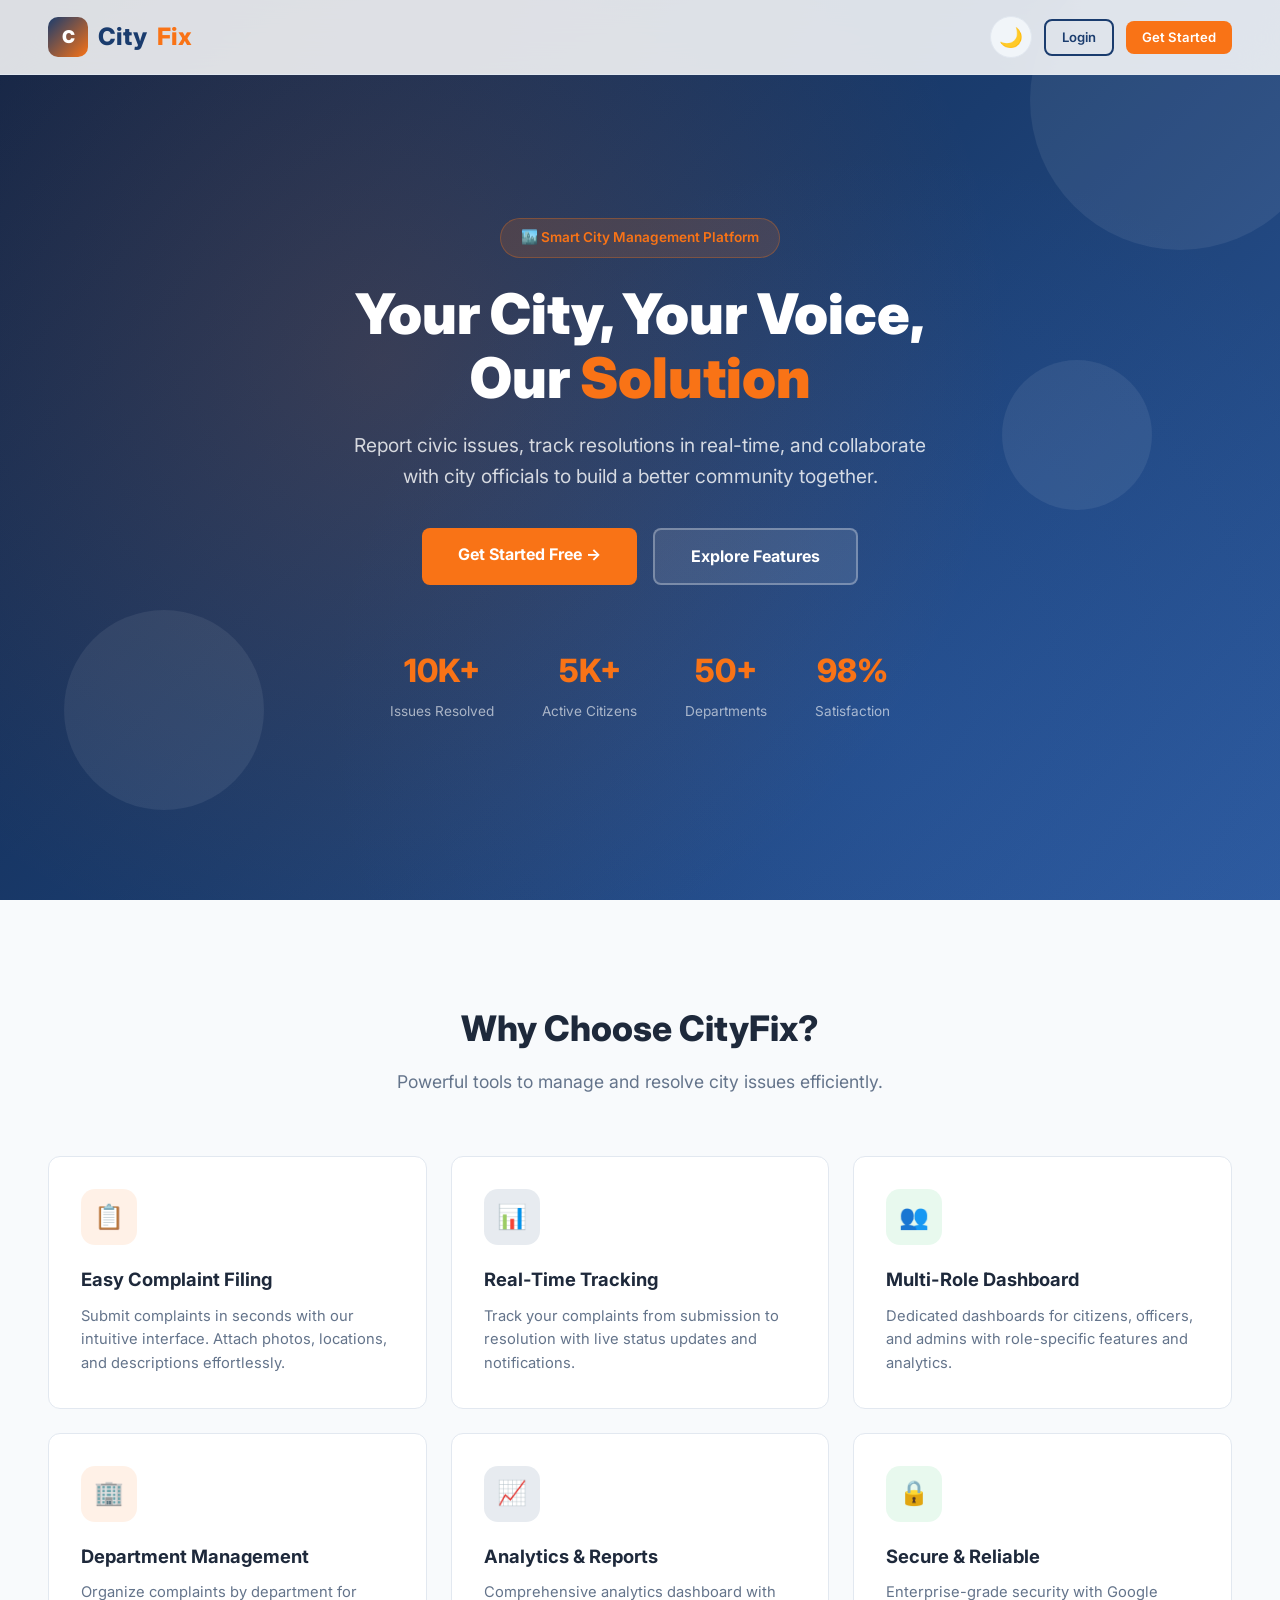
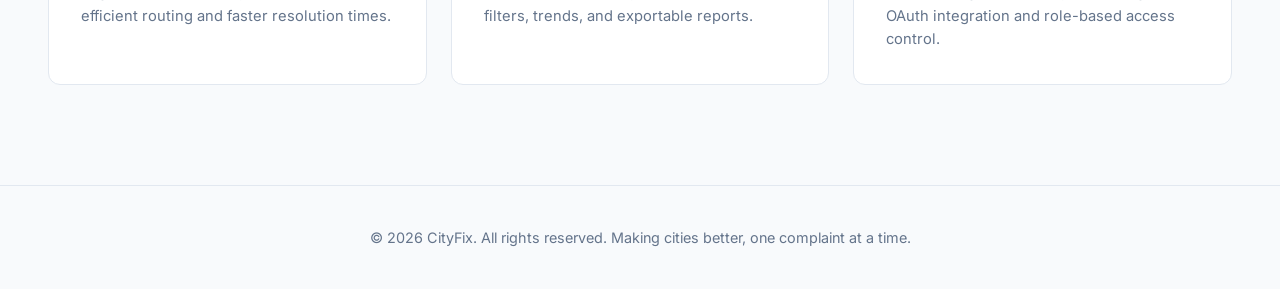
<file: index.html>
<!DOCTYPE html>
<html lang="en" data-theme="light">
<head>
  <meta charset="UTF-8">
  <meta name="viewport" content="width=device-width, initial-scale=1.0">
  <meta name="description" content="CityFix - Smart City Complaint Management System. Report issues, track progress, and help build a better city.">
  <title>CityFix - Smart City Complaint Management</title>
  <link rel="stylesheet" href="css/styles.css">
  <script src="js/theme.js"></script>
</head>
<body>
  <!-- Navigation -->
  <nav class="landing-nav" id="landing-nav">
    <a href="index.html" class="nav-logo">
      <div class="logo-box">C</div>
      City<span class="accent">Fix</span>
    </a>
    <div class="nav-actions">
      <button class="theme-toggle" onclick="toggleTheme()" title="Toggle theme">
        <span id="theme-icon">🌙</span>
      </button>
      <a href="auth.html" class="btn btn-outline btn-sm">Login</a>
      <a href="auth.html" class="btn btn-primary btn-sm">Get Started</a>
    </div>
  </nav>

  <!-- Hero Section -->
  <section class="hero" id="hero">
    <div class="floating-shapes">
      <div class="shape"></div>
      <div class="shape"></div>
      <div class="shape"></div>
    </div>
    <div class="hero-content">
      <div class="hero-badge">🏙️ Smart City Management Platform</div>
      <h1>Your City, Your Voice,<br>Our <span class="highlight">Solution</span></h1>
      <p>Report civic issues, track resolutions in real-time, and collaborate with city officials to build a better community together.</p>
      <div class="hero-actions">
        <a href="auth.html" class="hero-btn hero-btn-primary">Get Started Free →</a>
        <a href="#features" class="hero-btn hero-btn-secondary">Explore Features</a>
      </div>
      <div class="hero-stats">
        <div class="hero-stat">
          <div class="hero-stat-num">10K+</div>
          <div class="hero-stat-label">Issues Resolved</div>
        </div>
        <div class="hero-stat">
          <div class="hero-stat-num">5K+</div>
          <div class="hero-stat-label">Active Citizens</div>
        </div>
        <div class="hero-stat">
          <div class="hero-stat-num">50+</div>
          <div class="hero-stat-label">Departments</div>
        </div>
        <div class="hero-stat">
          <div class="hero-stat-num">98%</div>
          <div class="hero-stat-label">Satisfaction</div>
        </div>
      </div>
    </div>
  </section>

  <!-- Features Section -->
  <section class="features-section" id="features">
    <div class="section-header">
      <h2>Why Choose CityFix?</h2>
      <p>Powerful tools to manage and resolve city issues efficiently.</p>
    </div>
    <div class="features-grid">
      <div class="feature-card">
        <div class="feature-icon orange">📋</div>
        <h3>Easy Complaint Filing</h3>
        <p>Submit complaints in seconds with our intuitive interface. Attach photos, locations, and descriptions effortlessly.</p>
      </div>
      <div class="feature-card">
        <div class="feature-icon blue">📊</div>
        <h3>Real-Time Tracking</h3>
        <p>Track your complaints from submission to resolution with live status updates and notifications.</p>
      </div>
      <div class="feature-card">
        <div class="feature-icon green">👥</div>
        <h3>Multi-Role Dashboard</h3>
        <p>Dedicated dashboards for citizens, officers, and admins with role-specific features and analytics.</p>
      </div>
      <div class="feature-card">
        <div class="feature-icon orange">🏢</div>
        <h3>Department Management</h3>
        <p>Organize complaints by department for efficient routing and faster resolution times.</p>
      </div>
      <div class="feature-card">
        <div class="feature-icon blue">📈</div>
        <h3>Analytics & Reports</h3>
        <p>Comprehensive analytics dashboard with filters, trends, and exportable reports.</p>
      </div>
      <div class="feature-card">
        <div class="feature-icon green">🔒</div>
        <h3>Secure & Reliable</h3>
        <p>Enterprise-grade security with Google OAuth integration and role-based access control.</p>
      </div>
    </div>
  </section>

  <!-- Footer -->
  <footer class="landing-footer">
    <p>© 2026 CityFix. All rights reserved. Making cities better, one complaint at a time.</p>
  </footer>
</body>
</html>
</file>
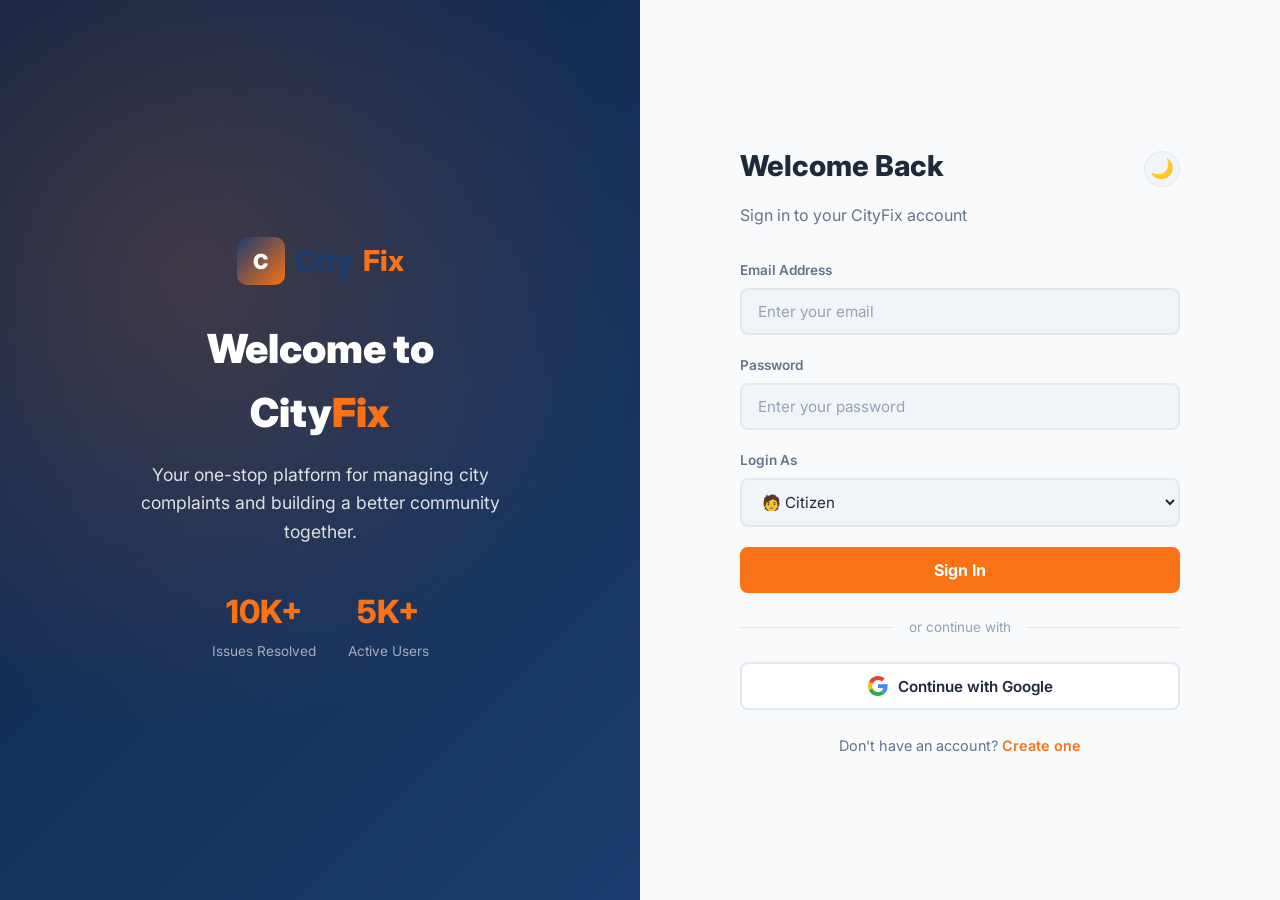
<file: auth.html>
<!DOCTYPE html>
<html lang="en" data-theme="light">
<head>
  <meta charset="UTF-8">
  <meta name="viewport" content="width=device-width, initial-scale=1.0">
  <meta name="description" content="Login or Register to CityFix - Smart City Complaint Management System">
  <title>CityFix - Login / Register</title>
  <link rel="stylesheet" href="css/styles.css">
  <script src="js/theme.js"></script>
</head>
<body>
  <div class="auth-container">
    <!-- Left Panel -->
    <div class="auth-left">
      <div class="auth-left-content">
        <a href="index.html" class="nav-logo" style="justify-content:center;margin-bottom:32px;font-size:1.8rem;">
          <div class="logo-box" style="width:48px;height:48px;font-size:1.3rem;">C</div>
          City<span class="accent">Fix</span>
        </a>
        <h1>Welcome to<br>City<span class="highlight">Fix</span></h1>
        <p>Your one-stop platform for managing city complaints and building a better community together.</p>
        <div class="hero-stats" style="margin-top:40px;gap:32px;">
          <div class="hero-stat"><div class="hero-stat-num">10K+</div><div class="hero-stat-label">Issues Resolved</div></div>
          <div class="hero-stat"><div class="hero-stat-num">5K+</div><div class="hero-stat-label">Active Users</div></div>
        </div>
      </div>
    </div>

    <!-- Right Panel -->
    <div class="auth-right">
      <div class="auth-form-box">
        <div style="display:flex;justify-content:space-between;align-items:center;margin-bottom:8px;">
          <h2 id="form-title">Welcome Back</h2>
          <button class="theme-toggle" onclick="toggleTheme()" style="width:36px;height:36px;">
            <span id="theme-icon">🌙</span>
          </button>
        </div>
        <p class="subtitle" id="form-subtitle">Sign in to your CityFix account</p>

        <!-- Login Form -->
        <form id="login-form">
          <div class="form-group">
            <label for="login-email">Email Address</label>
            <input type="email" id="login-email" placeholder="Enter your email" required>
          </div>
          <div class="form-group">
            <label for="login-password">Password</label>
            <input type="password" id="login-password" placeholder="Enter your password" required>
          </div>
          <div class="form-group">
            <label for="role-select">Login As</label>
            <select id="role-select" required>
              <option value="citizen">🧑 Citizen</option>
              <option value="admin">🔑 Admin</option>
              <option value="officer">👮 Officer</option>
            </select>
          </div>
          <button type="submit" class="auth-submit">Sign In</button>
          <div class="divider">or continue with</div>
          <button type="button" class="google-btn">
            <svg width="20" height="20" viewBox="0 0 48 48"><path fill="#EA4335" d="M24 9.5c3.54 0 6.71 1.22 9.21 3.6l6.85-6.85C35.9 2.38 30.47 0 24 0 14.62 0 6.51 5.38 2.56 13.22l7.98 6.19C12.43 13.72 17.74 9.5 24 9.5z"/><path fill="#4285F4" d="M46.98 24.55c0-1.57-.15-3.09-.38-4.55H24v9.02h12.94c-.58 2.96-2.26 5.48-4.78 7.18l7.73 6c4.51-4.18 7.09-10.36 7.09-17.65z"/><path fill="#FBBC05" d="M10.53 28.59c-.48-1.45-.76-2.99-.76-4.59s.27-3.14.76-4.59l-7.98-6.19C.92 16.46 0 20.12 0 24c0 3.88.92 7.54 2.56 10.78l7.97-6.19z"/><path fill="#34A853" d="M24 48c6.48 0 11.93-2.13 15.89-5.81l-7.73-6c-2.15 1.45-4.92 2.3-8.16 2.3-6.26 0-11.57-4.22-13.47-9.91l-7.98 6.19C6.51 42.62 14.62 48 24 48z"/></svg>
            Continue with Google
          </button>
          <div class="auth-switch">
            Don't have an account? <a href="#" id="show-register">Create one</a>
          </div>
        </form>

        <!-- Register Form -->
        <form id="register-form" class="hidden">
          <div class="form-group">
            <label for="reg-name">Full Name</label>
            <input type="text" id="reg-name" placeholder="Enter your full name" required>
          </div>
          <div class="form-group">
            <label for="reg-email">Email Address</label>
            <input type="email" id="reg-email" placeholder="Enter your email" required>
          </div>
          <div class="form-group">
            <label for="reg-phone">Phone Number</label>
            <input type="tel" id="reg-phone" placeholder="Enter your phone number" required>
          </div>
          <div class="form-group">
            <label for="reg-password">Password</label>
            <input type="password" id="reg-password" placeholder="Create a password" required>
          </div>
          <div class="form-group">
            <label for="reg-role-select">Register As</label>
            <select id="reg-role-select" required>
              <option value="citizen">🧑 Citizen</option>
              <option value="officer">👮 Officer</option>
            </select>
          </div>
          <button type="submit" class="auth-submit">Create Account</button>
          <div class="divider">or continue with</div>
          <button type="button" class="google-btn">
            <svg width="20" height="20" viewBox="0 0 48 48"><path fill="#EA4335" d="M24 9.5c3.54 0 6.71 1.22 9.21 3.6l6.85-6.85C35.9 2.38 30.47 0 24 0 14.62 0 6.51 5.38 2.56 13.22l7.98 6.19C12.43 13.72 17.74 9.5 24 9.5z"/><path fill="#4285F4" d="M46.98 24.55c0-1.57-.15-3.09-.38-4.55H24v9.02h12.94c-.58 2.96-2.26 5.48-4.78 7.18l7.73 6c4.51-4.18 7.09-10.36 7.09-17.65z"/><path fill="#FBBC05" d="M10.53 28.59c-.48-1.45-.76-2.99-.76-4.59s.27-3.14.76-4.59l-7.98-6.19C.92 16.46 0 20.12 0 24c0 3.88.92 7.54 2.56 10.78l7.97-6.19z"/><path fill="#34A853" d="M24 48c6.48 0 11.93-2.13 15.89-5.81l-7.73-6c-2.15 1.45-4.92 2.3-8.16 2.3-6.26 0-11.57-4.22-13.47-9.91l-7.98 6.19C6.51 42.62 14.62 48 24 48z"/></svg>
            Continue with Google
          </button>
          <div class="auth-switch">
            Already have an account? <a href="#" id="show-login">Sign in</a>
          </div>
        </form>
      </div>
    </div>
  </div>
  <script src="js/auth.js"></script>
</body>
</html>
</file>
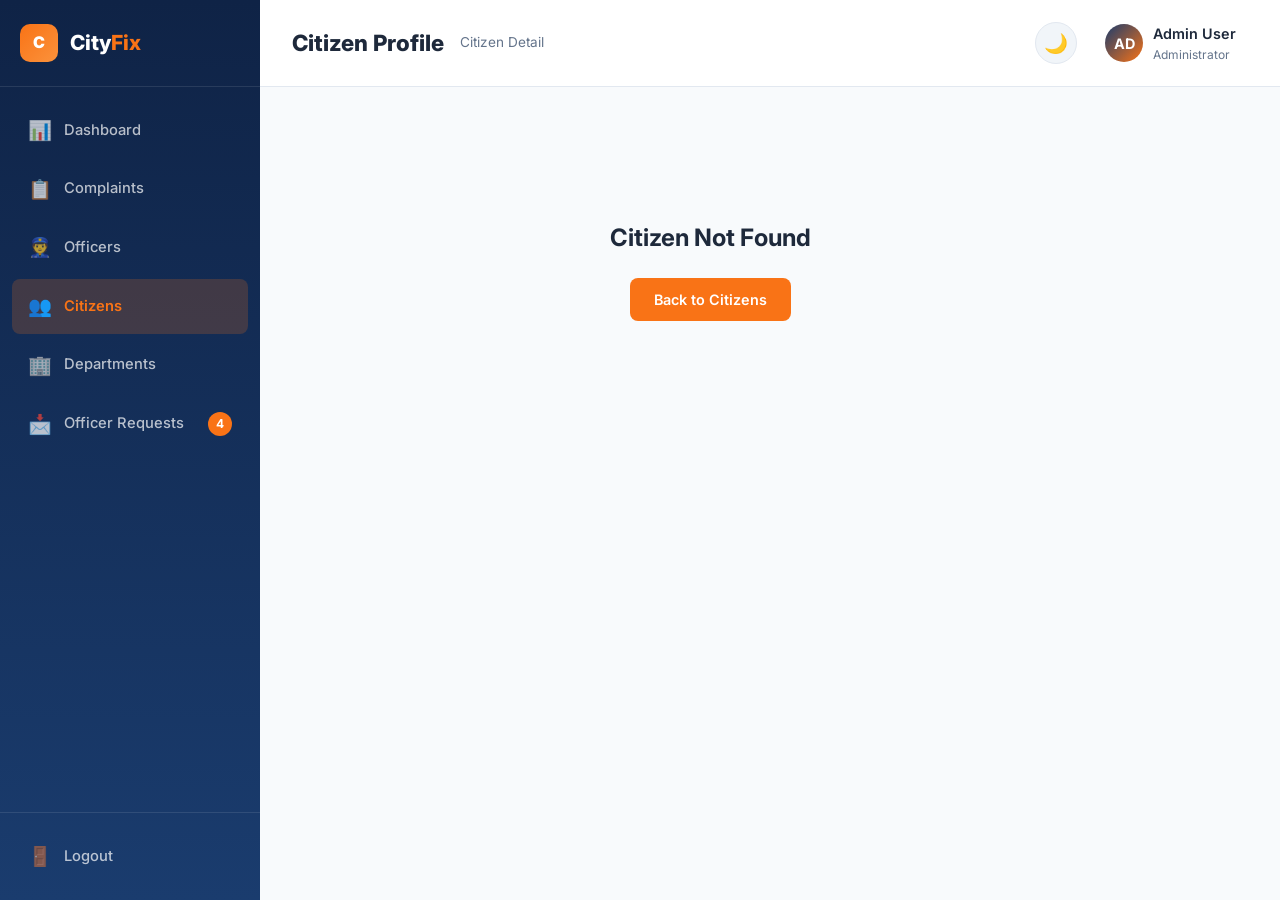
<file: admin/citizen-detail.html>
<!DOCTYPE html>
<html lang="en" data-theme="light">
<head>
  <meta charset="UTF-8">
  <meta name="viewport" content="width=device-width, initial-scale=1.0">
  <title>CityFix Admin - Citizen Detail</title>
  <link rel="stylesheet" href="../css/styles.css">
  <script src="../js/theme.js"></script>
  <style>
    .detail-page { max-width: 900px; }
    .profile-hero {
      background: var(--card); border: 1px solid var(--card-border);
      border-radius: var(--radius); padding: 40px; margin-bottom: 28px;
      display: flex; gap: 32px; align-items: center; position: relative;
    }
    .profile-hero::before {
      content: ''; position: absolute; top: 0; left: 0; right: 0; height: 4px;
      background: linear-gradient(90deg, var(--primary), var(--accent)); border-radius: 4px 4px 0 0;
    }
    .profile-avatar {
      width: 100px; height: 100px; border-radius: 50%;
      background: linear-gradient(135deg, var(--primary), var(--accent));
      display: flex; align-items: center; justify-content: center;
      color: white; font-size: 2.5rem; font-weight: 800; flex-shrink: 0;
    }
    .profile-info h2 { font-size: 1.8rem; font-weight: 800; margin-bottom: 6px; }
    .profile-info .subtitle { font-size: 1rem; color: var(--text-secondary); margin-bottom: 12px; }
    .detail-grid { display: grid; grid-template-columns: 1fr 1fr; gap: 24px; }
    .info-card { background: var(--card); border: 1px solid var(--card-border); border-radius: var(--radius); padding: 24px; }
    .info-card h4 { font-size: 0.85rem; font-weight: 700; color: var(--text-secondary); text-transform: uppercase; letter-spacing: 1px; margin-bottom: 20px; border-bottom: 1px solid var(--card-border); padding-bottom: 12px; }
    .info-row { display: flex; justify-content: space-between; padding: 12px 0; border-bottom: 1px solid var(--card-border); }
    .info-row:last-child { border-bottom: none; }
    .info-label { font-size: 0.9rem; color: var(--text-secondary); }
    .info-value { font-size: 0.95rem; font-weight: 600; }
    .complaints-table-container { margin-top: 24px; background: var(--card); border: 1px solid var(--card-border); border-radius: var(--radius); overflow: hidden; }
    .complaints-table-header { padding: 16px 24px; background: var(--input-bg); border-bottom: 1px solid var(--card-border); font-weight: 700; }
  </style>
</head>
<body>
  <div class="admin-layout">
    <aside class="sidebar">
      <div class="sidebar-header"><div class="sidebar-logo">C</div><div class="sidebar-brand">City<span>Fix</span></div></div>
      <nav class="sidebar-nav">
        <a href="dashboard.html" class="sidebar-link"><span class="icon">📊</span> Dashboard</a>
        <a href="complaints.html" class="sidebar-link"><span class="icon">📋</span> Complaints</a>
        <a href="officers.html" class="sidebar-link"><span class="icon">👮</span> Officers</a>
        <a href="citizens.html" class="sidebar-link active"><span class="icon">👥</span> Citizens</a>
        <a href="departments.html" class="sidebar-link"><span class="icon">🏢</span> Departments</a>
        <a href="officer-requests.html" class="sidebar-link"><span class="icon">📩</span> Officer Requests <span class="badge">4</span></a>
      </nav>
      <div class="sidebar-footer"><a href="../auth.html" class="sidebar-link"><span class="icon">🚪</span> Logout</a></div>
    </aside>
    <div class="main-content">
      <header class="topbar">
        <div class="topbar-left"><h1>Citizen Profile</h1><span class="breadcrumb" id="breadcrumb">Citizen Detail</span></div>
        <div class="topbar-right">
          <button class="theme-toggle" onclick="toggleTheme()"><span id="theme-icon">🌙</span></button>
          <div class="admin-profile" id="admin-profile" onclick="document.getElementById('profile-dropdown').classList.toggle('show')">
            <div class="admin-avatar">AD</div>
            <div class="admin-info"><div class="name">Admin User</div><div class="role">Administrator</div></div>
            <div class="profile-dropdown" id="profile-dropdown"><a href="#">👤 My Profile</a><a href="../auth.html">🚪 Logout</a></div>
          </div>
        </div>
      </header>
      <div class="page-content detail-page" id="page-content">
        <!-- JS Populated -->
      </div>
    </div>
  </div>
  <script src="../js/demo-data.js"></script>
  <script>
    const params = new URLSearchParams(window.location.search);
    const id = params.get('id');
    const citizen = DEMO_CITIZENS.find(c => c.id === id);

    if (!citizen) {
      document.getElementById('page-content').innerHTML = `<div style="text-align:center;padding:100px;"><h2>Citizen Not Found</h2><a href="citizens.html" class="btn btn-primary" style="margin-top:20px;">Back to Citizens</a></div>`;
    } else {
      document.getElementById('breadcrumb').textContent = citizen.name + ' - ' + citizen.id;
      const initials = citizen.name.split(' ').map(n=>n[0]).join('');
      const citizenComplaints = DEMO_COMPLAINTS.filter(c => c.citizenId === id || c.citizen === citizen.name);
      
      document.getElementById('page-content').innerHTML = `
        <button class="btn btn-outline btn-sm" onclick="window.location.href='citizens.html'" style="margin-bottom:20px;">← Back to Citizens</button>
        <div class="profile-hero">
          <div class="profile-avatar">${initials}</div>
          <div class="profile-info">
            <h2>${citizen.name}</h2>
            <div class="subtitle">Citizen since ${citizen.joinDate}</div>
            <div style="display:flex;gap:12px;margin-top:16px;">
              <span class="badge green" style="padding:6px 12px;font-size:0.85rem;">Active Member</span>
              <span class="badge blue" style="padding:6px 12px;font-size:0.85rem;">${citizenComplaints.length} Complaints Filed</span>
            </div>
          </div>
        </div>
        <div class="detail-grid">
          <div class="info-card">
            <h4>📞 Contact Information</h4>
            <div class="info-row"><span class="info-label">Email</span><span class="info-value">${citizen.email}</span></div>
            <div class="info-row"><span class="info-label">Phone</span><span class="info-value">${citizen.phone}</span></div>
            <div class="info-row"><span class="info-label">Address</span><span class="info-value">123 City Center, Sector 4</span></div>
          </div>
          <div class="info-card">
            <h4>🆔 Account Details</h4>
            <div class="info-row"><span class="info-label">Citizen ID</span><span class="info-value">${citizen.id}</span></div>
            <div class="info-row"><span class="info-label">Join Date</span><span class="info-value">${citizen.joinDate}</span></div>
            <div class="info-row"><span class="info-label">Last Login</span><span class="info-value">Today at 10:45 AM</span></div>
          </div>
        </div>
        <div class="complaints-table-container">
          <div class="complaints-table-header">Recent Complaints by ${citizen.name}</div>
          <div class="section-card-body">
            <table class="data-table">
              <thead><tr><th>ID</th><th>Title</th><th>Status</th><th>Date</th></tr></thead>
              <tbody>
                ${citizenComplaints.map(c => `
                  <tr onclick="window.location.href='complaint-detail.html?id=${c.id}'">
                    <td><strong>${c.id}</strong></td><td>${c.title}</td>
                    <td><span class="status-badge ${c.status.toLowerCase().replace(' ','-')}">${c.status}</span></td>
                    <td>${c.date}</td>
                  </tr>
                `).join('') || '<tr><td colspan="4" style="text-align:center;padding:20px;">No complaints found</td></tr>'}
              </tbody>
            </table>
          </div>
        </div>
        <div style="margin-top:32px;display:flex;justify-content:flex-end;gap:16px;">
          <button class="btn btn-danger" onclick="if(confirm('Restrict this user account?')) alert('Account restricted.')">Restrict Account</button>
          <button class="btn btn-outline" onclick="if(confirm('Delete citizen data?')) { window.location.href='citizens.html'; }">Delete Account</button>
        </div>
      `;
    }
  </script>
</body>
</html>
</file>
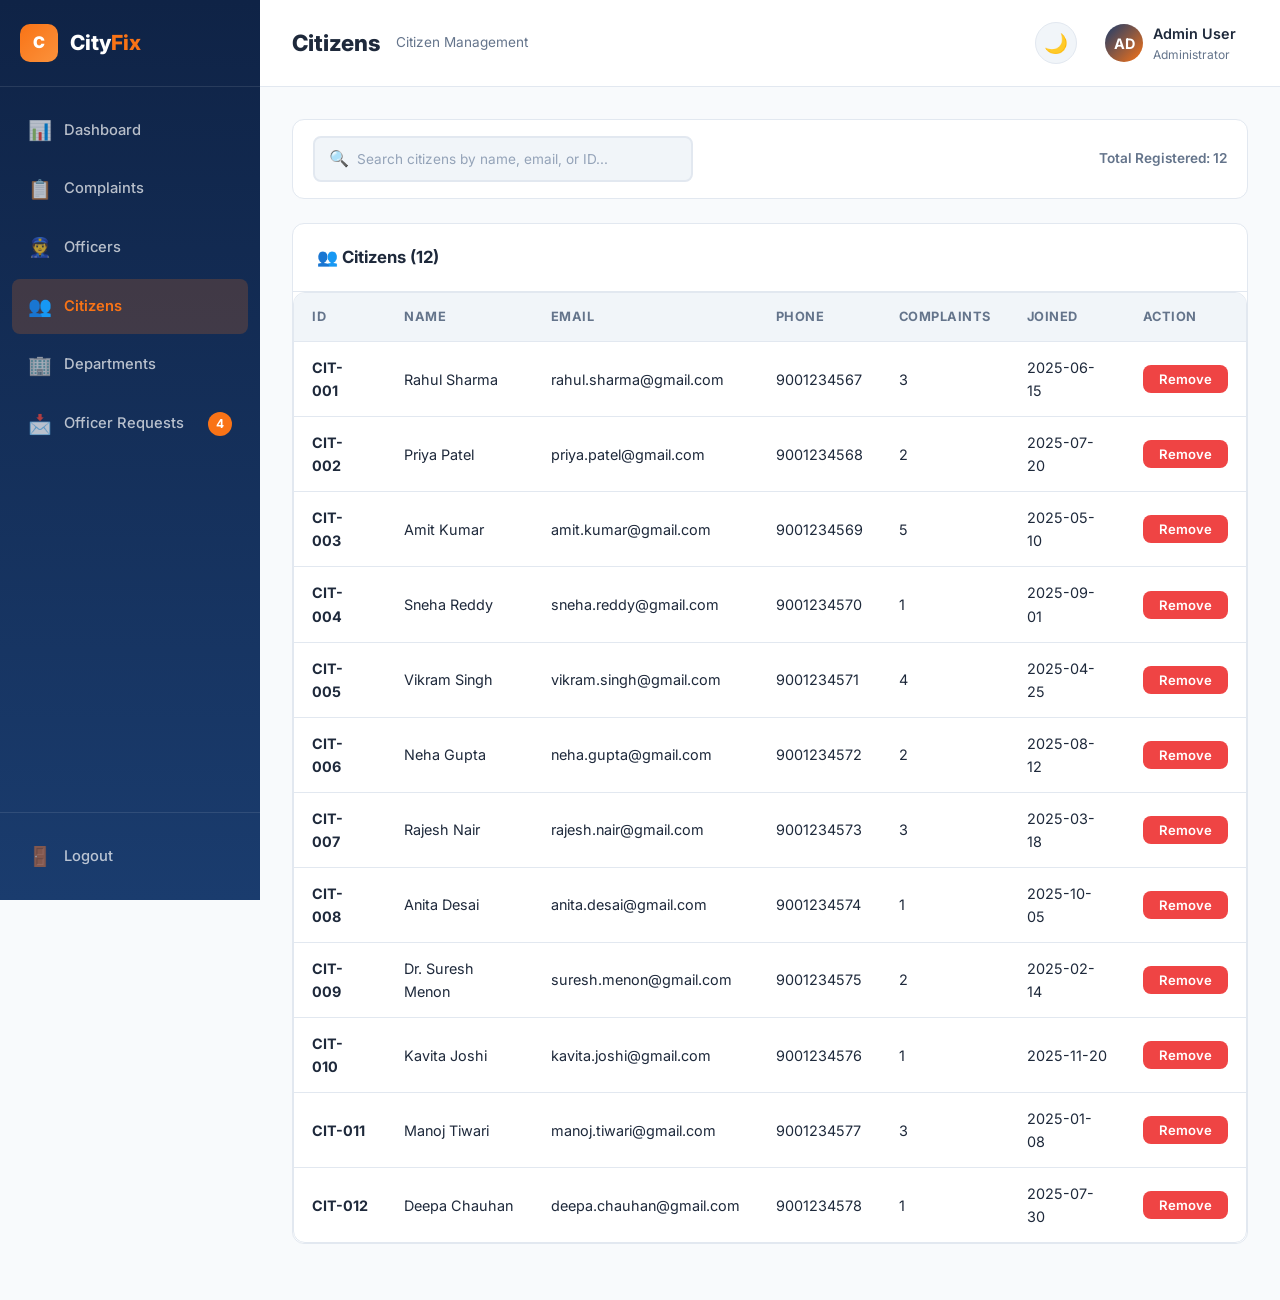
<file: admin/citizens.html>
<!DOCTYPE html>
<html lang="en" data-theme="light">
<head>
  <meta charset="UTF-8">
  <meta name="viewport" content="width=device-width, initial-scale=1.0">
  <title>CityFix Admin - Citizens</title>
  <link rel="stylesheet" href="../css/styles.css">
  <script src="../js/theme.js"></script>
</head>
<body>
  <div class="admin-layout">
    <aside class="sidebar">
      <div class="sidebar-header"><div class="sidebar-logo">C</div><div class="sidebar-brand">City<span>Fix</span></div></div>
      <nav class="sidebar-nav">
        <a href="dashboard.html" class="sidebar-link"><span class="icon">📊</span> Dashboard</a>
        <a href="complaints.html" class="sidebar-link"><span class="icon">📋</span> Complaints</a>
        <a href="officers.html" class="sidebar-link"><span class="icon">👮</span> Officers</a>
        <a href="citizens.html" class="sidebar-link active"><span class="icon">👥</span> Citizens</a>
        <a href="departments.html" class="sidebar-link"><span class="icon">🏢</span> Departments</a>
        <a href="officer-requests.html" class="sidebar-link"><span class="icon">📩</span> Officer Requests <span class="badge">4</span></a>
      </nav>
      <div class="sidebar-footer"><a href="../auth.html" class="sidebar-link"><span class="icon">🚪</span> Logout</a></div>
    </aside>
    <div class="main-content">
      <header class="topbar">
        <div class="topbar-left"><h1>Citizens</h1><span class="breadcrumb">Citizen Management</span></div>
        <div class="topbar-right">
          <button class="theme-toggle" onclick="toggleTheme()"><span id="theme-icon">🌙</span></button>
          <div class="admin-profile" id="admin-profile" onclick="document.getElementById('profile-dropdown').classList.toggle('show')">
            <div class="admin-avatar">AD</div>
            <div class="admin-info"><div class="name">Admin User</div><div class="role">Administrator</div></div>
            <div class="profile-dropdown" id="profile-dropdown"><a href="#">👤 My Profile</a><a href="../auth.html">🚪 Logout</a></div>
          </div>
        </div>
      </header>
      <div class="page-content">
        <div class="filter-bar">
          <div class="search-box">
            <span>🔍</span><input type="text" id="search-input" placeholder="Search citizens by name, email, or ID..." oninput="renderCitizens()" style="width:320px;">
          </div>
          <div style="margin-left:auto;font-size:0.85rem;color:var(--text-secondary);font-weight:600;" id="citizen-total"></div>
        </div>
        <div class="section-card">
          <div class="section-card-header"><h3 id="citizens-count">👥 Citizens (0)</h3></div>
          <div class="section-card-body">
            <table class="data-table"><thead><tr><th>ID</th><th>Name</th><th>Email</th><th>Phone</th><th>Complaints</th><th>Joined</th><th>Action</th></tr></thead>
              <tbody id="citizens-body"></tbody></table>
          </div>
        </div>
      </div>
    </div>
  </div>

  <script src="../js/demo-data.js"></script>
  <script>
    let citizens = [...DEMO_CITIZENS];
    function showCitizen(id) {
      window.location.href = 'citizen-detail.html?id=' + id;
    }
    function removeCitizen(id) {
      if (!confirm('Remove this citizen?')) return;
      citizens = citizens.filter(c => c.id !== id); closeModal(); renderCitizens();
    }
    function renderCitizens() {
      const q = document.getElementById('search-input').value.toLowerCase();
      let data = [...citizens];
      if (q) data = data.filter(c => c.name.toLowerCase().includes(q) || c.id.toLowerCase().includes(q) || c.email.toLowerCase().includes(q));
      document.getElementById('citizens-count').textContent = `👥 Citizens (${data.length})`;
      document.getElementById('citizen-total').textContent = `Total Registered: ${citizens.length}`;
      document.getElementById('citizens-body').innerHTML = data.map(c => `
        <tr onclick="showCitizen('${c.id}')"><td><strong>${c.id}</strong></td><td>${c.name}</td><td>${c.email}</td><td>${c.phone}</td>
        <td>${c.totalComplaints}</td><td>${c.joinDate}</td>
        <td><button class="btn btn-danger btn-sm" onclick="event.stopPropagation();removeCitizen('${c.id}')">Remove</button></td></tr>`).join('');
    }
    renderCitizens();
    document.addEventListener('click', e => { if (!document.getElementById('admin-profile').contains(e.target)) document.getElementById('profile-dropdown').classList.remove('show'); });
  </script>
</body>
</html>
</file>
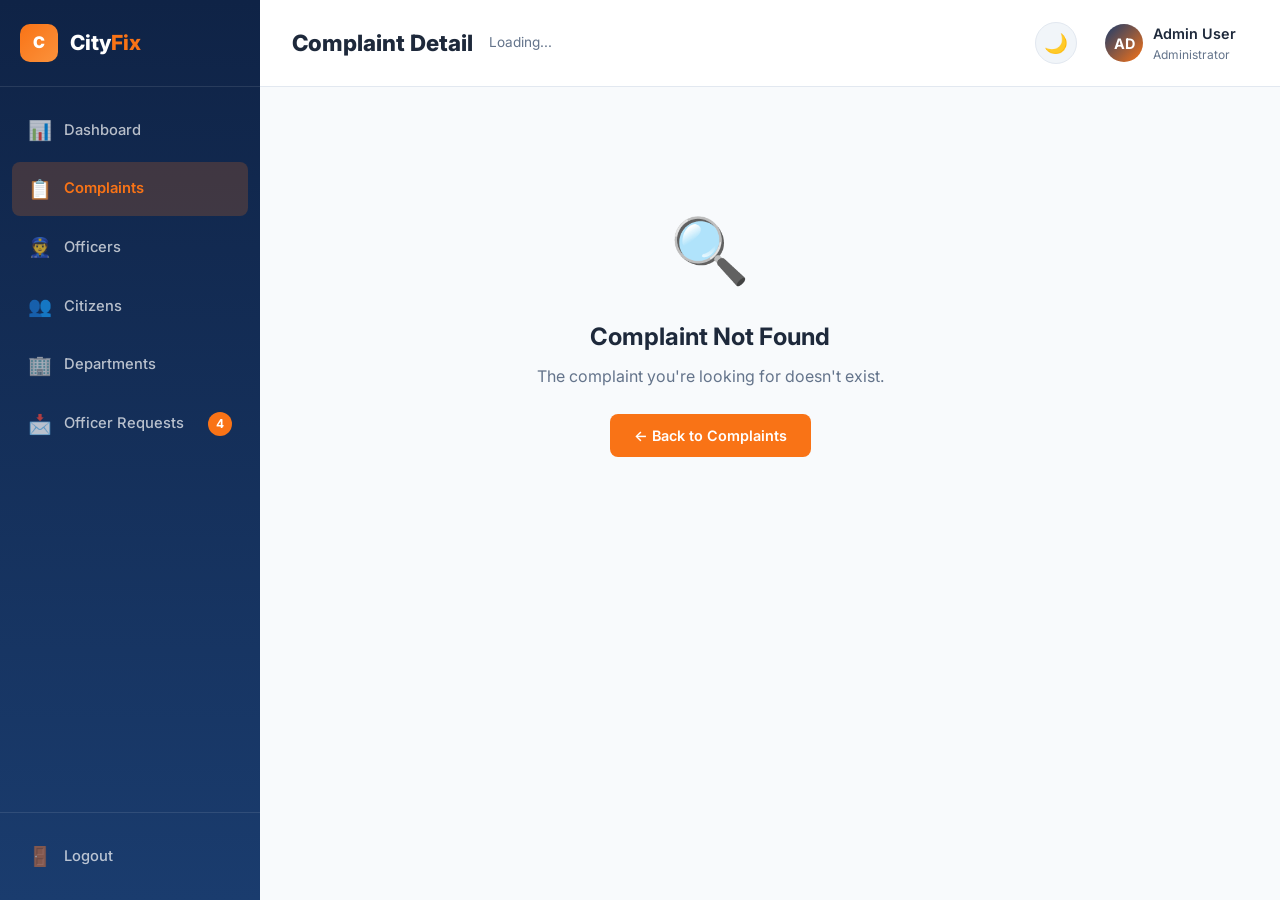
<file: admin/complaint-detail.html>
<!DOCTYPE html>
<html lang="en" data-theme="light">
<head>
  <meta charset="UTF-8">
  <meta name="viewport" content="width=device-width, initial-scale=1.0">
  <title>CityFix Admin - Complaint Detail</title>
  <link rel="stylesheet" href="../css/styles.css">
  <script src="../js/theme.js"></script>
  <style>
    .detail-page { max-width: 900px; }
    .detail-header {
      display: flex; align-items: flex-start; justify-content: space-between;
      gap: 20px; margin-bottom: 28px;
    }
    .detail-header h2 { font-size: 1.5rem; font-weight: 800; margin-bottom: 4px; }
    .detail-header .meta { display: flex; gap: 12px; align-items: center; margin-top: 8px; flex-wrap: wrap; }
    .detail-grid {
      display: grid; grid-template-columns: 1fr 1fr; gap: 24px; margin-bottom: 28px;
    }
    .info-card {
      background: var(--card); border: 1px solid var(--card-border);
      border-radius: var(--radius); padding: 24px;
    }
    .info-card h4 {
      font-size: 0.85rem; font-weight: 700; color: var(--text-secondary);
      text-transform: uppercase; letter-spacing: 0.5px; margin-bottom: 16px;
      padding-bottom: 10px; border-bottom: 1px solid var(--card-border);
    }
    .info-row {
      display: flex; justify-content: space-between; align-items: center;
      padding: 10px 0; border-bottom: 1px solid var(--card-border);
    }
    .info-row:last-child { border-bottom: none; }
    .info-label { font-size: 0.88rem; color: var(--text-secondary); font-weight: 500; }
    .info-value { font-size: 0.92rem; font-weight: 600; text-align: right; }
    .description-box {
      background: var(--input-bg); border-radius: var(--radius-sm);
      padding: 18px; margin-top: 12px; font-size: 0.92rem; line-height: 1.7;
    }
    .assign-section {
      background: var(--card); border: 1px solid var(--card-border);
      border-radius: var(--radius); padding: 24px; margin-bottom: 28px;
    }
    .assign-section h4 {
      font-size: 0.85rem; font-weight: 700; color: var(--text-secondary);
      text-transform: uppercase; letter-spacing: 0.5px; margin-bottom: 16px;
      padding-bottom: 10px; border-bottom: 1px solid var(--card-border);
    }
    .assign-form { display: flex; gap: 12px; align-items: flex-end; flex-wrap: wrap; }
    .assign-form .form-group { flex: 1; min-width: 200px; margin-bottom: 0; }
    .assign-form .form-group label { margin-bottom: 6px; display: block; font-size: 0.82rem; font-weight: 600; color: var(--text-secondary); }
    .assign-form select, .assign-form input {
      width: 100%; padding: 10px 14px; border-radius: var(--radius-sm);
      border: 2px solid var(--card-border); background: var(--input-bg);
      font-family: 'Inter'; font-size: 0.88rem; color: var(--text-primary);
      outline: none; transition: var(--transition);
    }
    .assign-form select:focus, .assign-form input:focus { border-color: var(--accent); }
    .assigned-officer {
      display: flex; align-items: center; gap: 14px;
      padding: 16px; background: rgba(34,197,94,0.06);
      border: 1px solid rgba(34,197,94,0.2); border-radius: var(--radius-sm);
    }
    .assigned-avatar {
      width: 48px; height: 48px; border-radius: 50%;
      background: linear-gradient(135deg, var(--primary), var(--accent));
      display: flex; align-items: center; justify-content: center;
      color: white; font-weight: 700; font-size: 0.95rem; flex-shrink: 0;
    }
    .assigned-info .name { font-weight: 700; font-size: 0.95rem; }
    .assigned-info .dept { font-size: 0.82rem; color: var(--text-secondary); }
    .timeline {
      background: var(--card); border: 1px solid var(--card-border);
      border-radius: var(--radius); padding: 24px;
    }
    .timeline h4 {
      font-size: 0.85rem; font-weight: 700; color: var(--text-secondary);
      text-transform: uppercase; letter-spacing: 0.5px; margin-bottom: 16px;
      padding-bottom: 10px; border-bottom: 1px solid var(--card-border);
    }
    .timeline-item {
      display: flex; gap: 14px; padding: 12px 0;
      border-bottom: 1px solid var(--card-border);
    }
    .timeline-item:last-child { border-bottom: none; }
    .timeline-dot {
      width: 12px; height: 12px; border-radius: 50%;
      margin-top: 5px; flex-shrink: 0;
    }
    .timeline-dot.orange { background: var(--accent); }
    .timeline-dot.blue { background: var(--info); }
    .timeline-dot.green { background: var(--success); }
    .timeline-content .event { font-size: 0.9rem; font-weight: 600; }
    .timeline-content .time { font-size: 0.8rem; color: var(--text-secondary); margin-top: 2px; }
    .status-update-section {
      background: var(--card); border: 1px solid var(--card-border);
      border-radius: var(--radius); padding: 24px; margin-bottom: 28px;
    }
    .status-update-section h4 {
      font-size: 0.85rem; font-weight: 700; color: var(--text-secondary);
      text-transform: uppercase; letter-spacing: 0.5px; margin-bottom: 16px;
      padding-bottom: 10px; border-bottom: 1px solid var(--card-border);
    }
    .status-btns { display: flex; gap: 10px; flex-wrap: wrap; }
    .status-btn {
      padding: 8px 20px; border-radius: var(--radius-sm); border: 2px solid var(--card-border);
      background: var(--card); font-family: 'Inter'; font-size: 0.85rem;
      font-weight: 600; cursor: pointer; transition: var(--transition);
    }
    .status-btn:hover { border-color: var(--accent); }
    .status-btn.active-status { border-color: var(--accent); background: rgba(249,115,22,0.1); color: var(--accent); }
  </style>
</head>
<body>
  <div class="admin-layout">
    <aside class="sidebar">
      <div class="sidebar-header"><div class="sidebar-logo">C</div><div class="sidebar-brand">City<span>Fix</span></div></div>
      <nav class="sidebar-nav">
        <a href="dashboard.html" class="sidebar-link"><span class="icon">📊</span> Dashboard</a>
        <a href="complaints.html" class="sidebar-link active"><span class="icon">📋</span> Complaints</a>
        <a href="officers.html" class="sidebar-link"><span class="icon">👮</span> Officers</a>
        <a href="citizens.html" class="sidebar-link"><span class="icon">👥</span> Citizens</a>
        <a href="departments.html" class="sidebar-link"><span class="icon">🏢</span> Departments</a>
        <a href="officer-requests.html" class="sidebar-link"><span class="icon">📩</span> Officer Requests <span class="badge">4</span></a>
      </nav>
      <div class="sidebar-footer"><a href="../auth.html" class="sidebar-link"><span class="icon">🚪</span> Logout</a></div>
    </aside>
    <div class="main-content">
      <header class="topbar">
        <div class="topbar-left"><h1>Complaint Detail</h1><span class="breadcrumb" id="breadcrumb">Loading...</span></div>
        <div class="topbar-right">
          <button class="theme-toggle" onclick="toggleTheme()"><span id="theme-icon">🌙</span></button>
          <div class="admin-profile" id="admin-profile" onclick="document.getElementById('profile-dropdown').classList.toggle('show')">
            <div class="admin-avatar">AD</div>
            <div class="admin-info"><div class="name">Admin User</div><div class="role">Administrator</div></div>
            <div class="profile-dropdown" id="profile-dropdown"><a href="#">👤 My Profile</a><a href="../auth.html">🚪 Logout</a></div>
          </div>
        </div>
      </header>
      <div class="page-content detail-page" id="page-content">
        <!-- Populated by JS -->
      </div>
    </div>
  </div>
  <script src="../js/demo-data.js"></script>
  <script>
    const params = new URLSearchParams(window.location.search);
    const complaintId = params.get('id');
    const complaint = DEMO_COMPLAINTS.find(c => c.id === complaintId);

    if (!complaint) {
      document.getElementById('page-content').innerHTML = `
        <div style="text-align:center;padding:80px 20px;">
          <div style="font-size:4rem;margin-bottom:16px;">🔍</div>
          <h2>Complaint Not Found</h2>
          <p style="color:var(--text-secondary);margin:8px 0 24px;">The complaint you're looking for doesn't exist.</p>
          <a href="complaints.html" class="btn btn-primary">← Back to Complaints</a>
        </div>`;
    } else {
      document.getElementById('breadcrumb').textContent = complaint.id + ' — ' + complaint.department;
      // Find assigned officer (simulate)
      const deptOfficers = DEMO_OFFICERS.filter(o => o.department === complaint.department);
      let assignedOfficer = complaint.status !== 'Pending' && deptOfficers.length > 0 ? deptOfficers[0] : null;

      function renderPage() {
        document.getElementById('page-content').innerHTML = `
          <a href="complaints.html" class="btn btn-outline btn-sm" style="margin-bottom:20px;">← Back to Complaints</a>

          <div class="detail-header">
            <div>
              <h2>${complaint.title}</h2>
              <div class="meta">
                <span class="status-badge ${complaint.status.toLowerCase().replace(' ','-')}">${complaint.status}</span>
                <span class="priority-badge ${complaint.priority.toLowerCase()}">${complaint.priority}</span>
                <span style="font-size:0.85rem;color:var(--text-secondary);">📅 ${complaint.date}</span>
                <span style="font-size:0.85rem;color:var(--text-secondary);">🏢 ${complaint.department}</span>
              </div>
            </div>
            <span style="font-size:0.85rem;color:var(--text-placeholder);font-weight:600;">${complaint.id}</span>
          </div>

          <div class="detail-grid">
            <div class="info-card">
              <h4>📋 Complaint Information</h4>
              <div class="info-row"><span class="info-label">Complaint ID</span><span class="info-value">${complaint.id}</span></div>
              <div class="info-row"><span class="info-label">Department</span><span class="info-value">${complaint.department}</span></div>
              <div class="info-row"><span class="info-label">Status</span><span class="info-value"><span class="status-badge ${complaint.status.toLowerCase().replace(' ','-')}">${complaint.status}</span></span></div>
              <div class="info-row"><span class="info-label">Priority</span><span class="info-value"><span class="priority-badge ${complaint.priority.toLowerCase()}">${complaint.priority}</span></span></div>
              <div class="info-row"><span class="info-label">Date Filed</span><span class="info-value">${complaint.date}</span></div>
            </div>
            <div class="info-card">
              <h4>👤 Citizen Information</h4>
              <div class="info-row"><span class="info-label">Name</span><span class="info-value">${complaint.citizen}</span></div>
              <div class="info-row"><span class="info-label">Citizen ID</span><span class="info-value">${complaint.citizenId}</span></div>
              <div style="margin-top:16px;">
                <div style="font-size:0.82rem;font-weight:600;color:var(--text-secondary);margin-bottom:6px;">Description</div>
                <div class="description-box">${complaint.description}</div>
              </div>
            </div>
          </div>

          <!-- Assign Officer Section -->
          <div class="assign-section">
            <h4>👮 Assign Officer</h4>
            ${assignedOfficer ? `
              <div style="margin-bottom:16px;">
                <div style="font-size:0.85rem;color:var(--text-secondary);margin-bottom:10px;font-weight:500;">Currently Assigned:</div>
                <div class="assigned-officer">
                  <div class="assigned-avatar">${assignedOfficer.name.split(' ').map(n=>n[0]).join('')}</div>
                  <div class="assigned-info">
                    <div class="name">${assignedOfficer.name}</div>
                    <div class="dept">${assignedOfficer.designation} • ${assignedOfficer.department}</div>
                    <div class="dept">📧 ${assignedOfficer.email} • 📞 ${assignedOfficer.phone}</div>
                  </div>
                  <button class="btn btn-danger btn-sm" style="margin-left:auto;" onclick="unassignOfficer()">Unassign</button>
                </div>
              </div>
            ` : ''}
            <div style="font-size:0.85rem;color:var(--text-secondary);margin-bottom:10px;font-weight:500;">${assignedOfficer ? 'Reassign to different officer:' : 'Select an officer to handle this complaint:'}</div>
            <div class="assign-form">
              <div class="form-group">
                <label>Department</label>
                <select id="assign-dept" onchange="filterOfficers()">
                  <option value="${complaint.department}">${complaint.department}</option>
                  ${DEPARTMENTS.filter(d => d !== complaint.department).map(d => `<option value="${d}">${d}</option>`).join('')}
                </select>
              </div>
              <div class="form-group">
                <label>Officer</label>
                <select id="assign-officer">
                  ${deptOfficers.filter(o => o.status === 'Active').map(o => `<option value="${o.id}">${o.name} — ${o.designation}</option>`).join('')}
                  ${deptOfficers.filter(o => o.status === 'Active').length === 0 ? '<option value="">No active officers available</option>' : ''}
                </select>
              </div>
              <button class="btn btn-primary btn-sm" onclick="assignOfficer()" style="height:42px;">✅ Assign</button>
            </div>
          </div>

          <!-- Status Update -->
          <div class="status-update-section">
            <h4>📌 Update Status</h4>
            <div class="status-btns">
              <button class="status-btn ${complaint.status === 'Pending' ? 'active-status' : ''}" onclick="updateStatus('Pending')">⏳ Pending</button>
              <button class="status-btn ${complaint.status === 'In Progress' ? 'active-status' : ''}" onclick="updateStatus('In Progress')">🔄 In Progress</button>
              <button class="status-btn ${complaint.status === 'Resolved' ? 'active-status' : ''}" onclick="updateStatus('Resolved')">✅ Resolved</button>
              <button class="status-btn ${complaint.status === 'Rejected' ? 'active-status' : ''}" onclick="updateStatus('Rejected')">❌ Rejected</button>
            </div>
          </div>

          <!-- Timeline -->
          <div class="timeline">
            <h4>📅 Activity Timeline</h4>
            <div class="timeline-item">
              <div class="timeline-dot orange"></div>
              <div class="timeline-content">
                <div class="event">Complaint Filed</div>
                <div class="time">${complaint.date} — Filed by ${complaint.citizen}</div>
              </div>
            </div>
            ${assignedOfficer ? `
            <div class="timeline-item">
              <div class="timeline-dot blue"></div>
              <div class="timeline-content">
                <div class="event">Assigned to ${assignedOfficer.name}</div>
                <div class="time">${complaint.date} — Assigned by Admin</div>
              </div>
            </div>` : ''}
            ${complaint.status === 'In Progress' ? `
            <div class="timeline-item">
              <div class="timeline-dot blue"></div>
              <div class="timeline-content">
                <div class="event">Status changed to In Progress</div>
                <div class="time">${complaint.date} — Updated by officer</div>
              </div>
            </div>` : ''}
            ${complaint.status === 'Resolved' ? `
            <div class="timeline-item">
              <div class="timeline-dot green"></div>
              <div class="timeline-content">
                <div class="event">Complaint Resolved</div>
                <div class="time">${complaint.date} — Resolved successfully</div>
              </div>
            </div>` : ''}
          </div>
        `;
      }

      window.filterOfficers = function() {
        const dept = document.getElementById('assign-dept').value;
        const officers = DEMO_OFFICERS.filter(o => o.department === dept && o.status === 'Active');
        document.getElementById('assign-officer').innerHTML = officers.length > 0
          ? officers.map(o => `<option value="${o.id}">${o.name} — ${o.designation}</option>`).join('')
          : '<option value="">No active officers available</option>';
      };

      window.assignOfficer = function() {
        const officerId = document.getElementById('assign-officer').value;
        if (!officerId) { alert('Please select an officer first.'); return; }
        const officer = DEMO_OFFICERS.find(o => o.id === officerId);
        assignedOfficer = officer;
        if (complaint.status === 'Pending') complaint.status = 'In Progress';
        alert(`✅ Complaint assigned to ${officer.name} successfully!`);
        renderPage();
      };

      window.unassignOfficer = function() {
        if (!confirm('Unassign this officer from the complaint?')) return;
        assignedOfficer = null;
        renderPage();
      };

      window.updateStatus = function(status) {
        complaint.status = status;
        renderPage();
      };

      renderPage();
    }

    document.addEventListener('click', e => {
      if (!document.getElementById('admin-profile').contains(e.target))
        document.getElementById('profile-dropdown').classList.remove('show');
    });
  </script>
</body>
</html>
</file>
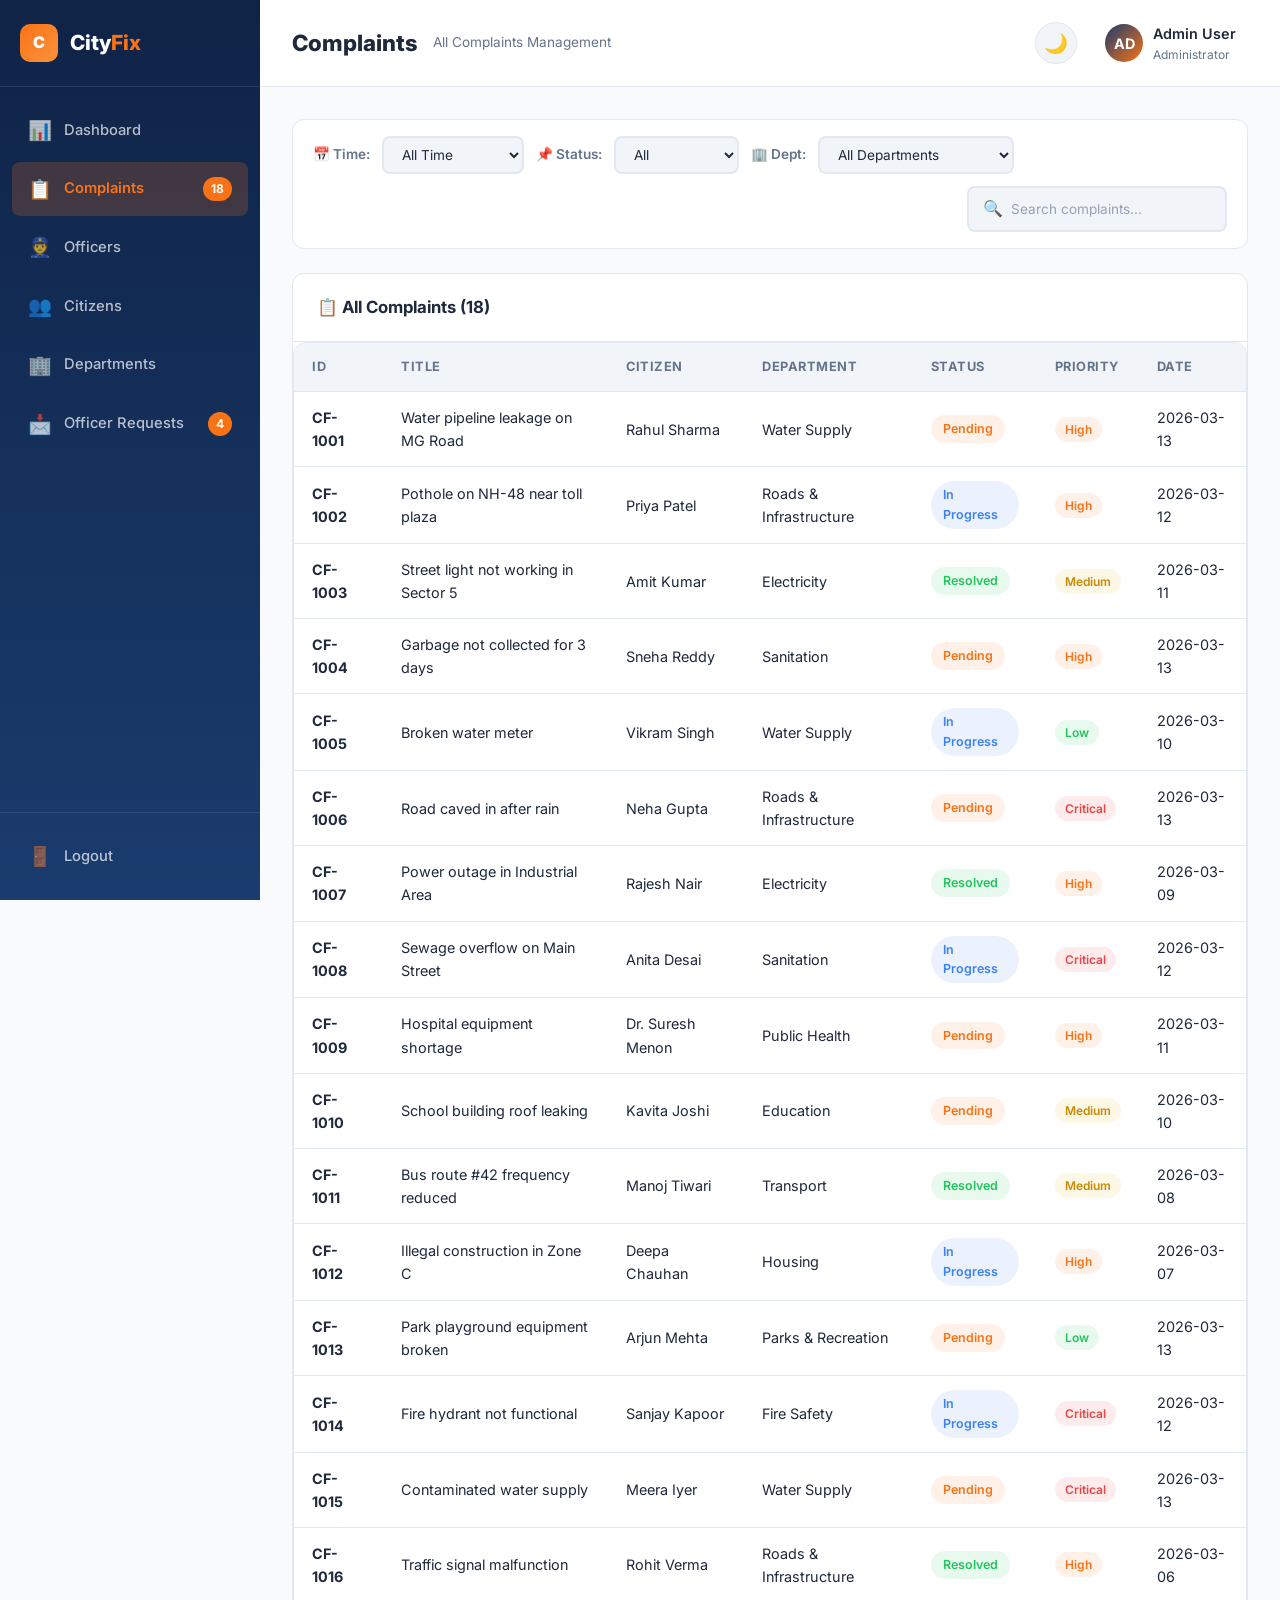
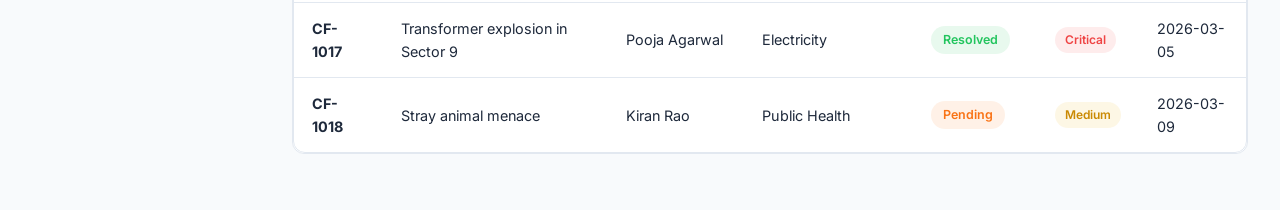
<file: admin/complaints.html>
<!DOCTYPE html>
<html lang="en" data-theme="light">
<head>
  <meta charset="UTF-8">
  <meta name="viewport" content="width=device-width, initial-scale=1.0">
  <title>CityFix Admin - Complaints</title>
  <link rel="stylesheet" href="../css/styles.css">
  <script src="../js/theme.js"></script>
</head>
<body>
  <div class="admin-layout">
    <aside class="sidebar">
      <div class="sidebar-header"><div class="sidebar-logo">C</div><div class="sidebar-brand">City<span>Fix</span></div></div>
      <nav class="sidebar-nav">
        <a href="dashboard.html" class="sidebar-link"><span class="icon">📊</span> Dashboard</a>
        <a href="complaints.html" class="sidebar-link active"><span class="icon">📋</span> Complaints <span class="badge">18</span></a>
        <a href="officers.html" class="sidebar-link"><span class="icon">👮</span> Officers</a>
        <a href="citizens.html" class="sidebar-link"><span class="icon">👥</span> Citizens</a>
        <a href="departments.html" class="sidebar-link"><span class="icon">🏢</span> Departments</a>
        <a href="officer-requests.html" class="sidebar-link"><span class="icon">📩</span> Officer Requests <span class="badge">4</span></a>
      </nav>
      <div class="sidebar-footer"><a href="../auth.html" class="sidebar-link"><span class="icon">🚪</span> Logout</a></div>
    </aside>
    <div class="main-content">
      <header class="topbar">
        <div class="topbar-left"><h1>Complaints</h1><span class="breadcrumb">All Complaints Management</span></div>
        <div class="topbar-right">
          <button class="theme-toggle" onclick="toggleTheme()"><span id="theme-icon">🌙</span></button>
          <div class="admin-profile" id="admin-profile" onclick="document.getElementById('profile-dropdown').classList.toggle('show')">
            <div class="admin-avatar">AD</div>
            <div class="admin-info"><div class="name">Admin User</div><div class="role">Administrator</div></div>
            <div class="profile-dropdown" id="profile-dropdown">
              <a href="#">👤 My Profile</a><a href="../auth.html">🚪 Logout</a>
            </div>
          </div>
        </div>
      </header>
      <div class="page-content">
        <div class="filter-bar">
          <label>📅 Time:</label>
          <select id="time-filter" onchange="renderComplaints()">
            <option value="all">All Time</option><option value="today">Today</option><option value="this-week">This Week</option>
            <option value="this-month">This Month</option><option value="last-6-months">Last 6 Months</option><option value="last-year">Last Year</option>
          </select>
          <label>📌 Status:</label>
          <select id="status-filter" onchange="renderComplaints()">
            <option value="all">All</option><option value="Pending">Pending</option><option value="In Progress">In Progress</option>
            <option value="Resolved">Resolved</option><option value="Rejected">Rejected</option>
          </select>
          <label>🏢 Dept:</label>
          <select id="dept-filter" onchange="renderComplaints()"></select>
          <div class="search-box" style="margin-left:auto;">
            <span>🔍</span><input type="text" id="search-input" placeholder="Search complaints..." oninput="renderComplaints()">
          </div>
        </div>
        <div class="section-card">
          <div class="section-card-header"><h3 id="complaints-count">📋 All Complaints (0)</h3></div>
          <div class="section-card-body">
            <table class="data-table"><thead><tr><th>ID</th><th>Title</th><th>Citizen</th><th>Department</th><th>Status</th><th>Priority</th><th>Date</th></tr></thead>
              <tbody id="complaints-body"></tbody></table>
          </div>
        </div>
      </div>
    </div>
  </div>

  <script src="../js/demo-data.js"></script>
  <script>
    // Populate dept filter
    const deptSel = document.getElementById('dept-filter');
    deptSel.innerHTML = '<option value="all">All Departments</option>' + DEPARTMENTS.map(d => `<option value="${d}">${d}</option>`).join('');
    function showDetail(id) {
      window.location.href = 'complaint-detail.html?id=' + id;
    }
    function renderComplaints() {
      let data = [...DEMO_COMPLAINTS];
      const tf = document.getElementById('time-filter').value;
      const sf = document.getElementById('status-filter').value;
      const df = document.getElementById('dept-filter').value;
      const q = document.getElementById('search-input').value.toLowerCase();
      data = filterByTime(data, 'date', tf);
      if (sf !== 'all') data = data.filter(c => c.status === sf);
      if (df !== 'all') data = data.filter(c => c.department === df);
      if (q) data = data.filter(c => c.title.toLowerCase().includes(q) || c.id.toLowerCase().includes(q) || c.citizen.toLowerCase().includes(q));
      document.getElementById('complaints-count').textContent = `📋 All Complaints (${data.length})`;
      document.getElementById('complaints-body').innerHTML = data.map(c => `
        <tr onclick="showDetail('${c.id}')"><td><strong>${c.id}</strong></td><td>${c.title}</td><td>${c.citizen}</td><td>${c.department}</td>
        <td><span class="status-badge ${c.status.toLowerCase().replace(' ','-')}">${c.status}</span></td>
        <td><span class="priority-badge ${c.priority.toLowerCase()}">${c.priority}</span></td><td>${c.date}</td></tr>`).join('');
    }
    renderComplaints();
    document.addEventListener('click', e => { if (!document.getElementById('admin-profile').contains(e.target)) document.getElementById('profile-dropdown').classList.remove('show'); });
  </script>
</body>
</html>
</file>
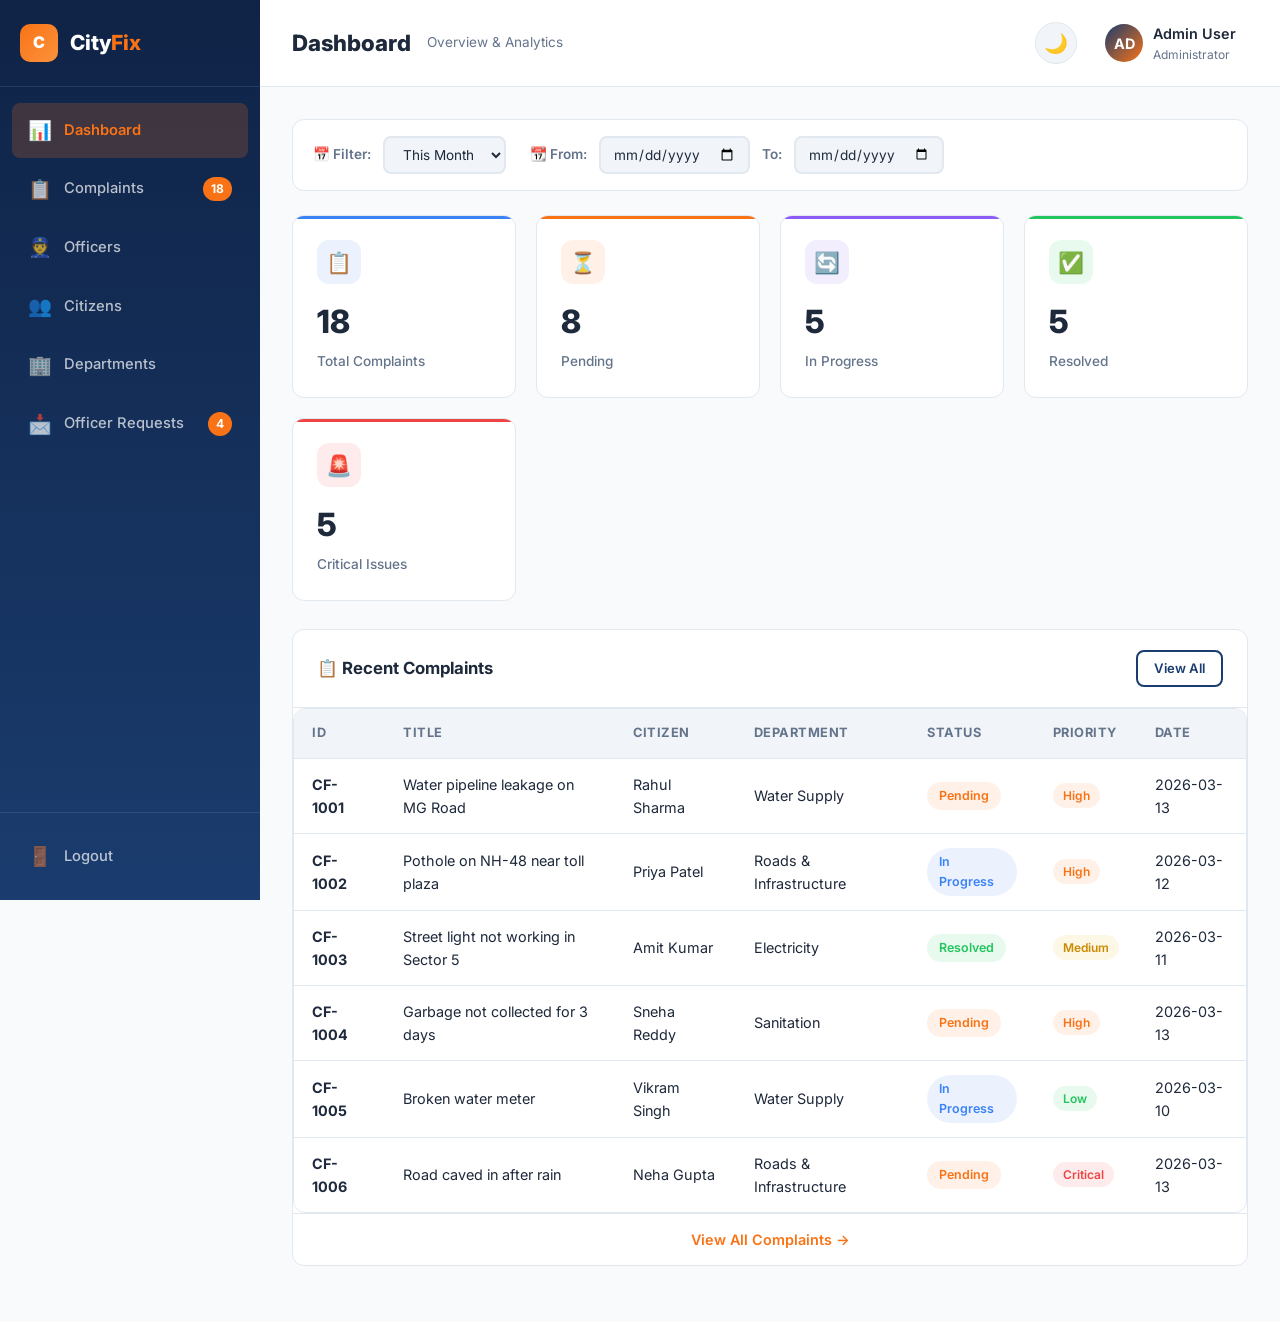
<file: admin/dashboard.html>
<!DOCTYPE html>
<html lang="en" data-theme="light">
<head>
  <meta charset="UTF-8">
  <meta name="viewport" content="width=device-width, initial-scale=1.0">
  <title>CityFix Admin - Dashboard</title>
  <link rel="stylesheet" href="../css/styles.css">
  <script src="../js/theme.js"></script>
</head>
<body>
  <div class="admin-layout">
    <!-- Sidebar -->
    <aside class="sidebar" id="sidebar">
      <div class="sidebar-header">
        <div class="sidebar-logo">C</div>
        <div class="sidebar-brand">City<span>Fix</span></div>
      </div>
      <nav class="sidebar-nav">
        <a href="dashboard.html" class="sidebar-link active"><span class="icon">📊</span> Dashboard</a>
        <a href="complaints.html" class="sidebar-link"><span class="icon">📋</span> Complaints <span class="badge">18</span></a>
        <a href="officers.html" class="sidebar-link"><span class="icon">👮</span> Officers</a>
        <a href="citizens.html" class="sidebar-link"><span class="icon">👥</span> Citizens</a>
        <a href="departments.html" class="sidebar-link"><span class="icon">🏢</span> Departments</a>
        <a href="officer-requests.html" class="sidebar-link"><span class="icon">📩</span> Officer Requests <span class="badge">4</span></a>
      </nav>
      <div class="sidebar-footer">
        <a href="../auth.html" class="sidebar-link"><span class="icon">🚪</span> Logout</a>
      </div>
    </aside>

    <!-- Main Content -->
    <div class="main-content">
      <!-- Top Bar -->
      <header class="topbar">
        <div class="topbar-left">
          <h1>Dashboard</h1>
          <span class="breadcrumb">Overview & Analytics</span>
        </div>
        <div class="topbar-right">
          <button class="theme-toggle" onclick="toggleTheme()"><span id="theme-icon">🌙</span></button>
          <div class="admin-profile" id="admin-profile" onclick="toggleProfileMenu()">
            <div class="admin-avatar">AD</div>
            <div class="admin-info">
              <div class="name">Admin User</div>
              <div class="role">Administrator</div>
            </div>
            <div class="profile-dropdown" id="profile-dropdown">
              <a href="#" onclick="event.stopPropagation()">👤 My Profile</a>
              <a href="../auth.html" onclick="event.stopPropagation()">🚪 Logout</a>
            </div>
          </div>
        </div>
      </header>

      <div class="page-content">
        <!-- Filters -->
        <div class="filter-bar" id="dashboard-filters">
          <label>📅 Filter:</label>
          <select id="time-filter" onchange="renderDashboard()">
            <option value="all">All Time</option>
            <option value="today">Today</option>
            <option value="this-month" selected>This Month</option>
            <option value="this-year">This Year</option>
          </select>
          <label style="margin-left:12px">📆 From:</label>
          <input type="date" id="date-from" style="padding:8px 12px;border-radius:8px;border:2px solid var(--card-border);background:var(--input-bg);font-family:Inter;font-size:0.85rem;color:var(--text-primary);" onchange="renderDashboard()">
          <label>To:</label>
          <input type="date" id="date-to" style="padding:8px 12px;border-radius:8px;border:2px solid var(--card-border);background:var(--input-bg);font-family:Inter;font-size:0.85rem;color:var(--text-primary);" onchange="renderDashboard()">
        </div>

        <!-- Stats -->
        <div class="stats-grid" id="stats-grid"></div>

        <!-- Recent Complaints -->
        <div class="section-card">
          <div class="section-card-header">
            <h3>📋 Recent Complaints</h3>
            <a href="complaints.html" class="btn btn-sm btn-outline">View All</a>
          </div>
          <div class="section-card-body">
            <table class="data-table" id="recent-complaints-table">
              <thead>
                <tr>
                  <th>ID</th><th>Title</th><th>Citizen</th><th>Department</th><th>Status</th><th>Priority</th><th>Date</th>
                </tr>
              </thead>
              <tbody id="recent-complaints-body"></tbody>
            </table>
            <a href="complaints.html" class="view-more">View All Complaints →</a>
          </div>
        </div>
      </div>
    </div>
  </div>


  <script src="../js/demo-data.js"></script>
  <script>
    function toggleProfileMenu() {
      document.getElementById('profile-dropdown').classList.toggle('show');
    }
    document.addEventListener('click', (e) => {
      if (!document.getElementById('admin-profile').contains(e.target)) {
        document.getElementById('profile-dropdown').classList.remove('show');
      }
    });

    function showComplaintDetail(id) {
      window.location.href = 'complaint-detail.html?id=' + id;
    }

    function renderDashboard() {
      const filter = document.getElementById('time-filter').value;
      const dateFrom = document.getElementById('date-from').value;
      const dateTo = document.getElementById('date-to').value;

      let filtered = [...DEMO_COMPLAINTS];
      if (dateFrom && dateTo) {
        const from = new Date(dateFrom), to = new Date(dateTo);
        filtered = filtered.filter(c => { const d = new Date(c.date); return d >= from && d <= to; });
      } else {
        filtered = filterByTime(filtered, 'date', filter);
      }

      const total = filtered.length;
      const pending = filtered.filter(c => c.status === 'Pending').length;
      const inProgress = filtered.filter(c => c.status === 'In Progress').length;
      const resolved = filtered.filter(c => c.status === 'Resolved').length;
      const critical = filtered.filter(c => c.priority === 'Critical').length;

      document.getElementById('stats-grid').innerHTML = `
        <div class="stat-card blue"><div class="stat-card-header"><div class="stat-card-icon blue">📋</div></div><div class="stat-value">${total}</div><div class="stat-label">Total Complaints</div></div>
        <div class="stat-card orange"><div class="stat-card-header"><div class="stat-card-icon orange">⏳</div></div><div class="stat-value">${pending}</div><div class="stat-label">Pending</div></div>
        <div class="stat-card purple"><div class="stat-card-header"><div class="stat-card-icon purple">🔄</div></div><div class="stat-value">${inProgress}</div><div class="stat-label">In Progress</div></div>
        <div class="stat-card green"><div class="stat-card-header"><div class="stat-card-icon green">✅</div></div><div class="stat-value">${resolved}</div><div class="stat-label">Resolved</div></div>
        <div class="stat-card red"><div class="stat-card-header"><div class="stat-card-icon red">🚨</div></div><div class="stat-value">${critical}</div><div class="stat-label">Critical Issues</div></div>`;

      const recent = filtered.slice(0, 6);
      document.getElementById('recent-complaints-body').innerHTML = recent.map(c => `
        <tr onclick="showComplaintDetail('${c.id}')">
          <td><strong>${c.id}</strong></td>
          <td>${c.title}</td>
          <td>${c.citizen}</td>
          <td>${c.department}</td>
          <td><span class="status-badge ${c.status.toLowerCase().replace(' ','-')}">${c.status}</span></td>
          <td><span class="priority-badge ${c.priority.toLowerCase()}">${c.priority}</span></td>
          <td>${c.date}</td>
        </tr>`).join('');
    }

    renderDashboard();
  </script>
</body>
</html>
</file>
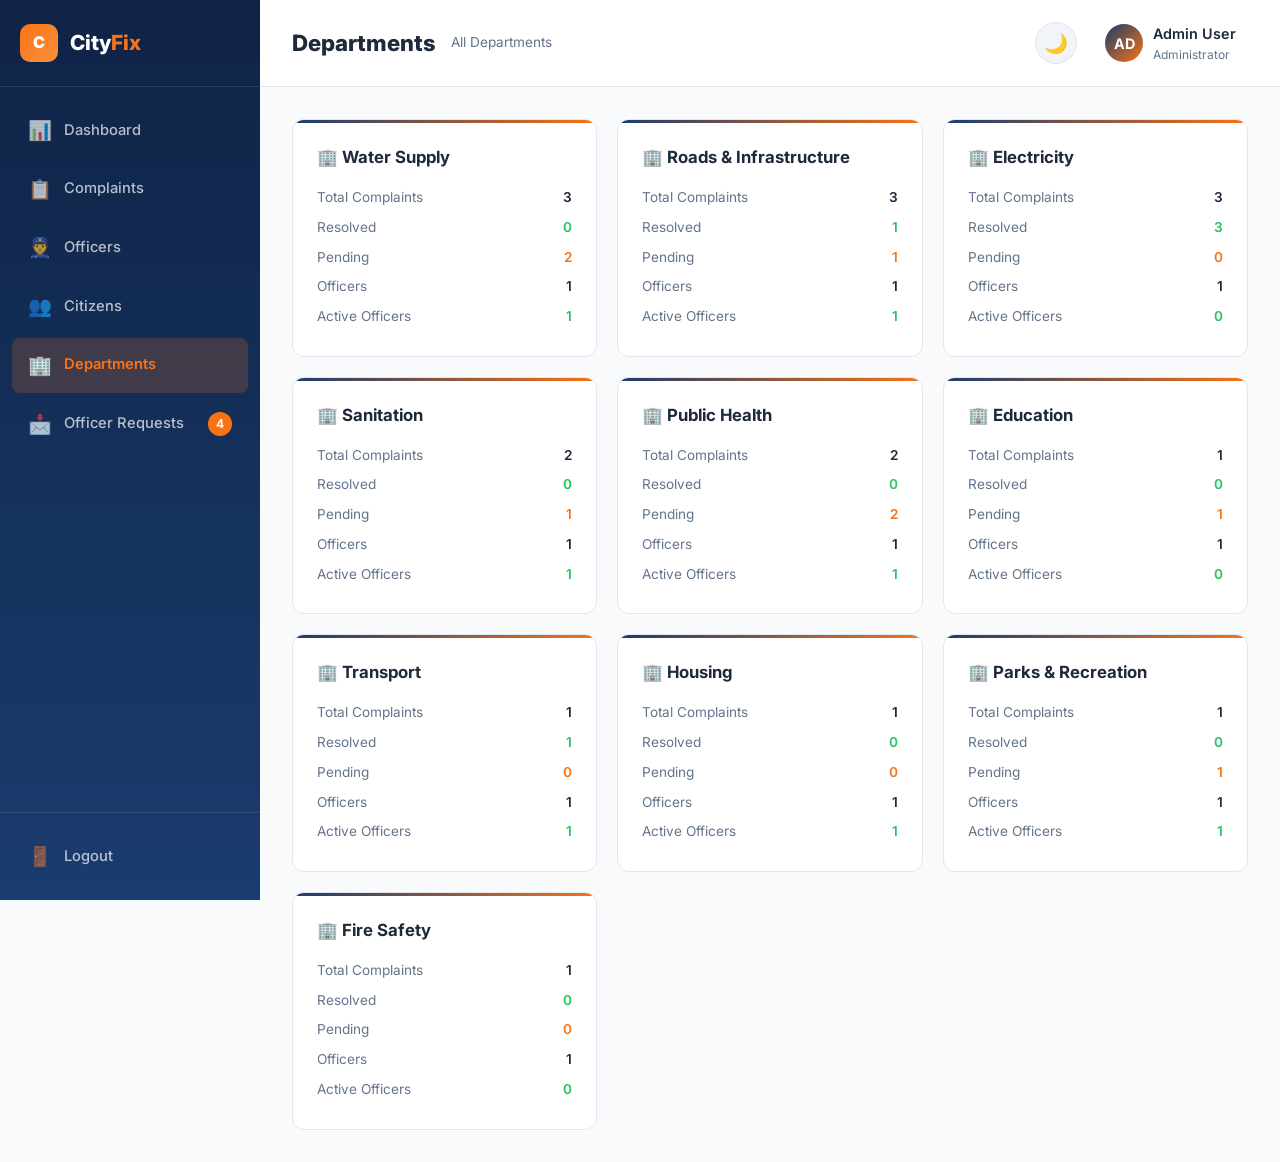
<file: admin/departments.html>
<!DOCTYPE html>
<html lang="en" data-theme="light">
<head>
  <meta charset="UTF-8">
  <meta name="viewport" content="width=device-width, initial-scale=1.0">
  <title>CityFix Admin - Departments</title>
  <link rel="stylesheet" href="../css/styles.css">
  <script src="../js/theme.js"></script>
</head>
<body>
  <div class="admin-layout">
    <aside class="sidebar">
      <div class="sidebar-header"><div class="sidebar-logo">C</div><div class="sidebar-brand">City<span>Fix</span></div></div>
      <nav class="sidebar-nav">
        <a href="dashboard.html" class="sidebar-link"><span class="icon">📊</span> Dashboard</a>
        <a href="complaints.html" class="sidebar-link"><span class="icon">📋</span> Complaints</a>
        <a href="officers.html" class="sidebar-link"><span class="icon">👮</span> Officers</a>
        <a href="citizens.html" class="sidebar-link"><span class="icon">👥</span> Citizens</a>
        <a href="departments.html" class="sidebar-link active"><span class="icon">🏢</span> Departments</a>
        <a href="officer-requests.html" class="sidebar-link"><span class="icon">📩</span> Officer Requests <span class="badge">4</span></a>
      </nav>
      <div class="sidebar-footer"><a href="../auth.html" class="sidebar-link"><span class="icon">🚪</span> Logout</a></div>
    </aside>
    <div class="main-content">
      <header class="topbar">
        <div class="topbar-left"><h1 id="page-title">Departments</h1><span class="breadcrumb" id="page-breadcrumb">All Departments</span></div>
        <div class="topbar-right">
          <button class="theme-toggle" onclick="toggleTheme()"><span id="theme-icon">🌙</span></button>
          <div class="admin-profile" id="admin-profile" onclick="document.getElementById('profile-dropdown').classList.toggle('show')">
            <div class="admin-avatar">AD</div>
            <div class="admin-info"><div class="name">Admin User</div><div class="role">Administrator</div></div>
            <div class="profile-dropdown" id="profile-dropdown"><a href="#">👤 My Profile</a><a href="../auth.html">🚪 Logout</a></div>
          </div>
        </div>
      </header>
      <div class="page-content">
        <!-- Department List View -->
        <div id="dept-list-view">
          <div class="dept-grid" id="dept-grid"></div>
        </div>
        <!-- Department Detail View -->
        <div id="dept-detail-view" class="hidden">
          <button class="btn btn-outline btn-sm" onclick="showDeptList()" style="margin-bottom:20px;">← Back to Departments</button>
          <div class="stats-grid" id="dept-stats"></div>
          <div class="filter-bar">
            <label>📅 Time:</label>
            <select id="dept-time-filter" onchange="renderDeptComplaints()">
              <option value="all">All Time</option><option value="today">Today</option><option value="this-month">This Month</option><option value="this-year">This Year</option>
            </select>
            <label>📌 Status:</label>
            <select id="dept-status-filter" onchange="renderDeptComplaints()">
              <option value="all">All</option><option value="Pending">Pending</option><option value="In Progress">In Progress</option><option value="Resolved">Resolved</option>
            </select>
          </div>
          <div class="section-card">
            <div class="section-card-header"><h3 id="dept-complaints-title">Complaints</h3></div>
            <div class="section-card-body">
              <table class="data-table"><thead><tr><th>ID</th><th>Title</th><th>Citizen</th><th>Status</th><th>Priority</th><th>Date</th></tr></thead>
                <tbody id="dept-complaints-body"></tbody></table>
            </div>
          </div>
          <div class="section-card">
            <div class="section-card-header"><h3>Officers in this Department</h3></div>
            <div class="section-card-body">
              <table class="data-table"><thead><tr><th>Name</th><th>Designation</th><th>Status</th><th>Cases</th></tr></thead>
                <tbody id="dept-officers-body"></tbody></table>
            </div>
          </div>
        </div>
      </div>
    </div>
  </div>
  <script src="../js/demo-data.js"></script>
  <script>
    let selectedDept = null;
    function renderDeptGrid() {
      document.getElementById('dept-grid').innerHTML = DEPARTMENTS.map(dept => {
        const complaints = DEMO_COMPLAINTS.filter(c => c.department === dept);
        const officers = DEMO_OFFICERS.filter(o => o.department === dept);
        const resolved = complaints.filter(c => c.status === 'Resolved').length;
        const pending = complaints.filter(c => c.status === 'Pending').length;
        return `<div class="dept-card" onclick="showDeptDetail('${dept}')">
          <h4>🏢 ${dept}</h4>
          <div class="dept-stat"><span class="label">Total Complaints</span><span class="value">${complaints.length}</span></div>
          <div class="dept-stat"><span class="label">Resolved</span><span class="value" style="color:var(--success)">${resolved}</span></div>
          <div class="dept-stat"><span class="label">Pending</span><span class="value" style="color:var(--accent)">${pending}</span></div>
          <div class="dept-stat"><span class="label">Officers</span><span class="value">${officers.length}</span></div>
          <div class="dept-stat"><span class="label">Active Officers</span><span class="value" style="color:var(--success)">${officers.filter(o=>o.status==='Active').length}</span></div>
        </div>`;
      }).join('');
    }
    function showDeptDetail(dept) {
      selectedDept = dept;
      document.getElementById('dept-list-view').classList.add('hidden');
      document.getElementById('dept-detail-view').classList.remove('hidden');
      document.getElementById('page-title').textContent = dept;
      document.getElementById('page-breadcrumb').textContent = 'Department Overview';
      const complaints = DEMO_COMPLAINTS.filter(c => c.department === dept);
      const officers = DEMO_OFFICERS.filter(o => o.department === dept);
      const total = complaints.length, resolved = complaints.filter(c=>c.status==='Resolved').length;
      const pending = complaints.filter(c=>c.status==='Pending').length, ip = complaints.filter(c=>c.status==='In Progress').length;
      document.getElementById('dept-stats').innerHTML = `
        <div class="stat-card blue"><div class="stat-card-header"><div class="stat-card-icon blue">📋</div></div><div class="stat-value">${total}</div><div class="stat-label">Total Complaints</div></div>
        <div class="stat-card green"><div class="stat-card-header"><div class="stat-card-icon green">✅</div></div><div class="stat-value">${resolved}</div><div class="stat-label">Resolved</div></div>
        <div class="stat-card orange"><div class="stat-card-header"><div class="stat-card-icon orange">⏳</div></div><div class="stat-value">${pending}</div><div class="stat-label">Pending</div></div>
        <div class="stat-card purple"><div class="stat-card-header"><div class="stat-card-icon purple">🔄</div></div><div class="stat-value">${ip}</div><div class="stat-label">In Progress</div></div>
        <div class="stat-card blue"><div class="stat-card-header"><div class="stat-card-icon blue">👮</div></div><div class="stat-value">${officers.length}</div><div class="stat-label">Total Officers</div></div>`;
      document.getElementById('dept-officers-body').innerHTML = officers.map(o => `
        <tr onclick="window.location.href='officer-detail.html?id=${o.id}'"><td>${o.name}</td><td>${o.designation}</td><td><span class="status-badge ${o.status.toLowerCase().replace(' ','-')}">${o.status}</span></td><td>${o.casesResolved}/${o.casesHandled}</td></tr>`).join('') || '<tr><td colspan="4" style="text-align:center;padding:24px;color:var(--text-secondary);">No officers in this department</td></tr>';
      renderDeptComplaints();
    }
    function renderDeptComplaints() {
      let data = DEMO_COMPLAINTS.filter(c => c.department === selectedDept);
      const tf = document.getElementById('dept-time-filter').value;
      const sf = document.getElementById('dept-status-filter').value;
      data = filterByTime(data, 'date', tf);
      if (sf !== 'all') data = data.filter(c => c.status === sf);
      document.getElementById('dept-complaints-title').textContent = `Complaints (${data.length})`;
      document.getElementById('dept-complaints-body').innerHTML = data.map(c => `
        <tr onclick="window.location.href='complaint-detail.html?id=${c.id}'"><td><strong>${c.id}</strong></td><td>${c.title}</td><td>${c.citizen}</td>
        <td><span class="status-badge ${c.status.toLowerCase().replace(' ','-')}">${c.status}</span></td>
        <td><span class="priority-badge ${c.priority.toLowerCase()}">${c.priority}</span></td><td>${c.date}</td></tr>`).join('')
        || '<tr><td colspan="6" style="text-align:center;padding:24px;color:var(--text-secondary);">No complaints found</td></tr>';
    }
    function showDeptList() {
      selectedDept = null;
      document.getElementById('dept-detail-view').classList.add('hidden');
      document.getElementById('dept-list-view').classList.remove('hidden');
      document.getElementById('page-title').textContent = 'Departments';
      document.getElementById('page-breadcrumb').textContent = 'All Departments';
    }
    renderDeptGrid();
    document.addEventListener('click', e => { if (!document.getElementById('admin-profile').contains(e.target)) document.getElementById('profile-dropdown').classList.remove('show'); });
  </script>
</body>
</html>
</file>
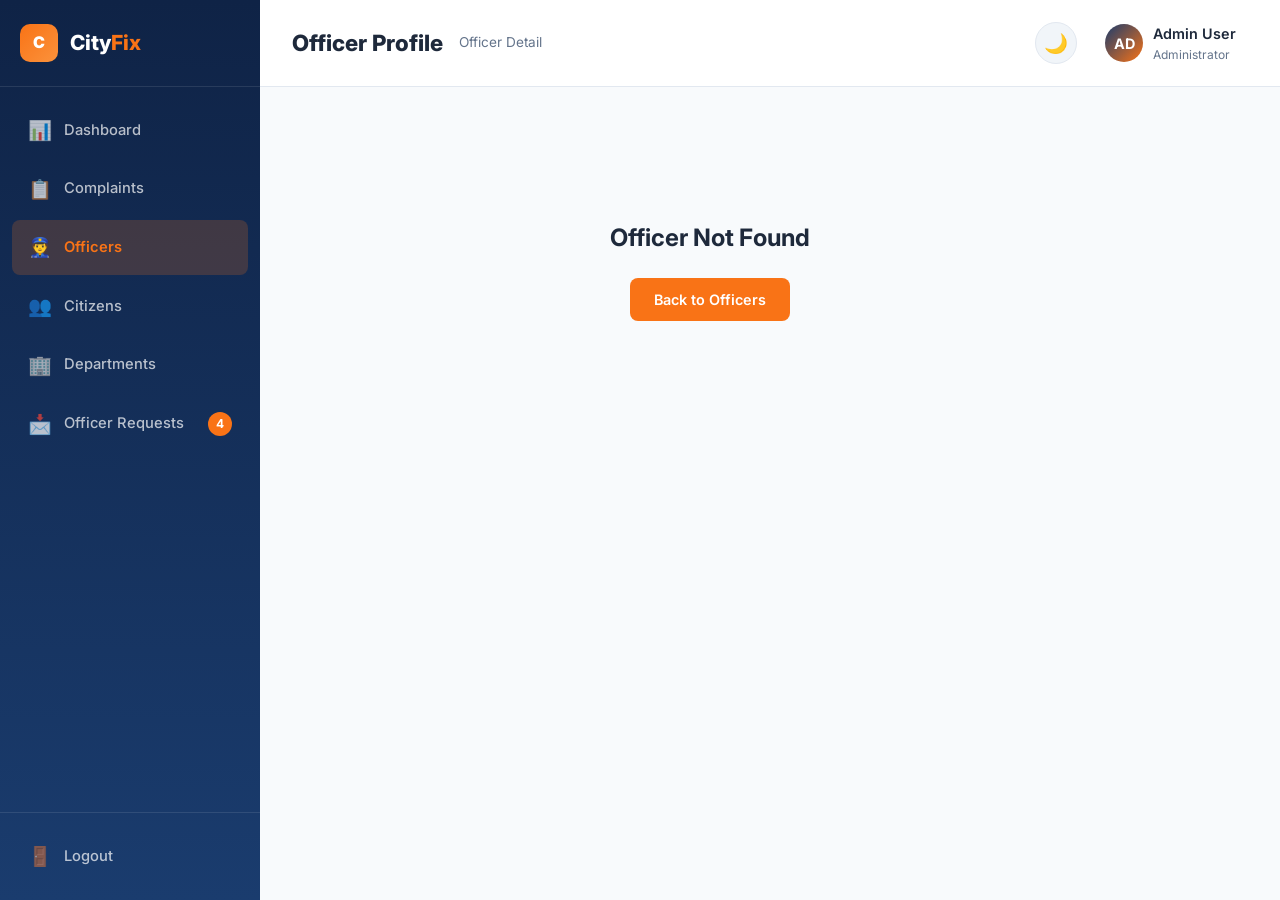
<file: admin/officer-detail.html>
<!DOCTYPE html>
<html lang="en" data-theme="light">
<head>
  <meta charset="UTF-8">
  <meta name="viewport" content="width=device-width, initial-scale=1.0">
  <title>CityFix Admin - Officer Detail</title>
  <link rel="stylesheet" href="../css/styles.css">
  <script src="../js/theme.js"></script>
  <style>
    .detail-page { max-width: 900px; }
    .profile-hero {
      background: var(--card); border: 1px solid var(--card-border);
      border-radius: var(--radius); padding: 40px; margin-bottom: 28px;
      display: flex; gap: 32px; align-items: center; position: relative;
    }
    .profile-hero::before {
      content: ''; position: absolute; top: 0; left: 0; right: 0; height: 4px;
      background: linear-gradient(90deg, var(--primary), var(--accent)); border-radius: 4px 4px 0 0;
    }
    .profile-avatar {
      width: 120px; height: 120px; border-radius: 50%;
      background: linear-gradient(135deg, var(--primary), var(--accent));
      display: flex; align-items: center; justify-content: center;
      color: white; font-size: 3rem; font-weight: 800; flex-shrink: 0;
      box-shadow: 0 10px 30px rgba(249,115,22,0.2);
    }
    .profile-info h2 { font-size: 1.8rem; font-weight: 800; margin-bottom: 6px; }
    .profile-info .designation { font-size: 1.1rem; color: var(--text-secondary); margin-bottom: 12px; font-weight: 600; }
    .stats-row { display: flex; gap: 40px; margin-top: 24px; }
    .stat-item { text-align: left; }
    .stat-item .label { font-size: 0.82rem; color: var(--text-secondary); text-transform: uppercase; letter-spacing: 0.5px; margin-bottom: 4px; display: block; }
    .stat-item .value { font-size: 1.3rem; font-weight: 700; color: var(--text-primary); }
    .detail-grid { display: grid; grid-template-columns: 1fr 1fr; gap: 24px; }
    .info-card { background: var(--card); border: 1px solid var(--card-border); border-radius: var(--radius); padding: 24px; }
    .info-card h4 { font-size: 0.85rem; font-weight: 700; color: var(--text-secondary); text-transform: uppercase; letter-spacing: 1px; margin-bottom: 20px; border-bottom: 1px solid var(--card-border); padding-bottom: 12px; }
    .info-row { display: flex; justify-content: space-between; padding: 12px 0; border-bottom: 1px solid var(--card-border); }
    .info-row:last-child { border-bottom: none; }
    .info-label { font-size: 0.9rem; color: var(--text-secondary); }
    .info-value { font-size: 0.95rem; font-weight: 600; }
    .action-section { margin-top: 32px; display: flex; gap: 16px; justify-content: flex-end; }
  </style>
</head>
<body>
  <div class="admin-layout">
    <aside class="sidebar">
      <div class="sidebar-header"><div class="sidebar-logo">C</div><div class="sidebar-brand">City<span>Fix</span></div></div>
      <nav class="sidebar-nav">
        <a href="dashboard.html" class="sidebar-link"><span class="icon">📊</span> Dashboard</a>
        <a href="complaints.html" class="sidebar-link"><span class="icon">📋</span> Complaints</a>
        <a href="officers.html" class="sidebar-link active"><span class="icon">👮</span> Officers</a>
        <a href="citizens.html" class="sidebar-link"><span class="icon">👥</span> Citizens</a>
        <a href="departments.html" class="sidebar-link"><span class="icon">🏢</span> Departments</a>
        <a href="officer-requests.html" class="sidebar-link"><span class="icon">📩</span> Officer Requests <span class="badge">4</span></a>
      </nav>
      <div class="sidebar-footer"><a href="../auth.html" class="sidebar-link"><span class="icon">🚪</span> Logout</a></div>
    </aside>
    <div class="main-content">
      <header class="topbar">
        <div class="topbar-left"><h1>Officer Profile</h1><span class="breadcrumb" id="breadcrumb">Officer Detail</span></div>
        <div class="topbar-right">
          <button class="theme-toggle" onclick="toggleTheme()"><span id="theme-icon">🌙</span></button>
          <div class="admin-profile" id="admin-profile" onclick="document.getElementById('profile-dropdown').classList.toggle('show')">
            <div class="admin-avatar">AD</div>
            <div class="admin-info"><div class="name">Admin User</div><div class="role">Administrator</div></div>
            <div class="profile-dropdown" id="profile-dropdown"><a href="#">👤 My Profile</a><a href="../auth.html">🚪 Logout</a></div>
          </div>
        </div>
      </header>
      <div class="page-content detail-page" id="page-content">
        <!-- JS Populated -->
      </div>
    </div>
  </div>
  <script src="../js/demo-data.js"></script>
  <script>
    const params = new URLSearchParams(window.location.search);
    const id = params.get('id');
    const officer = DEMO_OFFICERS.find(o => o.id === id);

    if (!officer) {
      document.getElementById('page-content').innerHTML = `<div style="text-align:center;padding:100px;"><h2>Officer Not Found</h2><a href="officers.html" class="btn btn-primary" style="margin-top:20px;">Back to Officers</a></div>`;
    } else {
      document.getElementById('breadcrumb').textContent = officer.name + ' - ' + officer.id;
      const initials = officer.name.split(' ').map(n=>n[0]).join('');
      document.getElementById('page-content').innerHTML = `
        <button class="btn btn-outline btn-sm" onclick="window.location.href='officers.html'" style="margin-bottom:20px;">← Back to Officers</button>
        <div class="profile-hero">
          <div class="profile-avatar">${initials}</div>
          <div class="profile-info">
            <h2>${officer.name}</h2>
            <div class="designation">${officer.designation}</div>
            <span class="status-badge ${officer.status.toLowerCase().replace(' ','-')}">${officer.status}</span>
            <div class="stats-row">
              <div class="stat-item"><span class="label">Total Cases</span><span class="value">${officer.casesHandled}</span></div>
              <div class="stat-item"><span class="label">Resolved</span><span class="value" style="color:var(--success)">${officer.casesResolved}</span></div>
              <div class="stat-item"><span class="label">Success Rate</span><span class="value">${Math.round((officer.casesResolved/officer.casesHandled)*100)}%</span></div>
            </div>
          </div>
        </div>
        <div class="detail-grid">
          <div class="info-card">
            <h4>📞 Contact Information</h4>
            <div class="info-row"><span class="info-label">Email</span><span class="info-value">${officer.email}</span></div>
            <div class="info-row"><span class="info-label">Phone</span><span class="info-value">${officer.phone}</span></div>
            <div class="info-row"><span class="info-label">Office</span><span class="info-value">Headquarters, Floor 4</span></div>
          </div>
          <div class="info-card">
            <h4>🏢 Employment Details</h4>
            <div class="info-row"><span class="info-label">Officer ID</span><span class="info-value">${officer.id}</span></div>
            <div class="info-row"><span class="info-label">Department</span><span class="info-value">${officer.department}</span></div>
            <div class="info-row"><span class="info-label">Join Date</span><span class="info-value">${officer.joinDate}</span></div>
          </div>
        </div>
        <div class="action-section">
          <button class="btn btn-outline" onclick="alert('Password reset link sent to officer email.')">Reset Password</button>
          <button class="btn btn-danger" onclick="if(confirm('Are you sure you want to remove this officer?')) { window.location.href='officers.html'; }">🗑️ Remove Officer</button>
        </div>
      `;
    }
  </script>
</body>
</html>
</file>
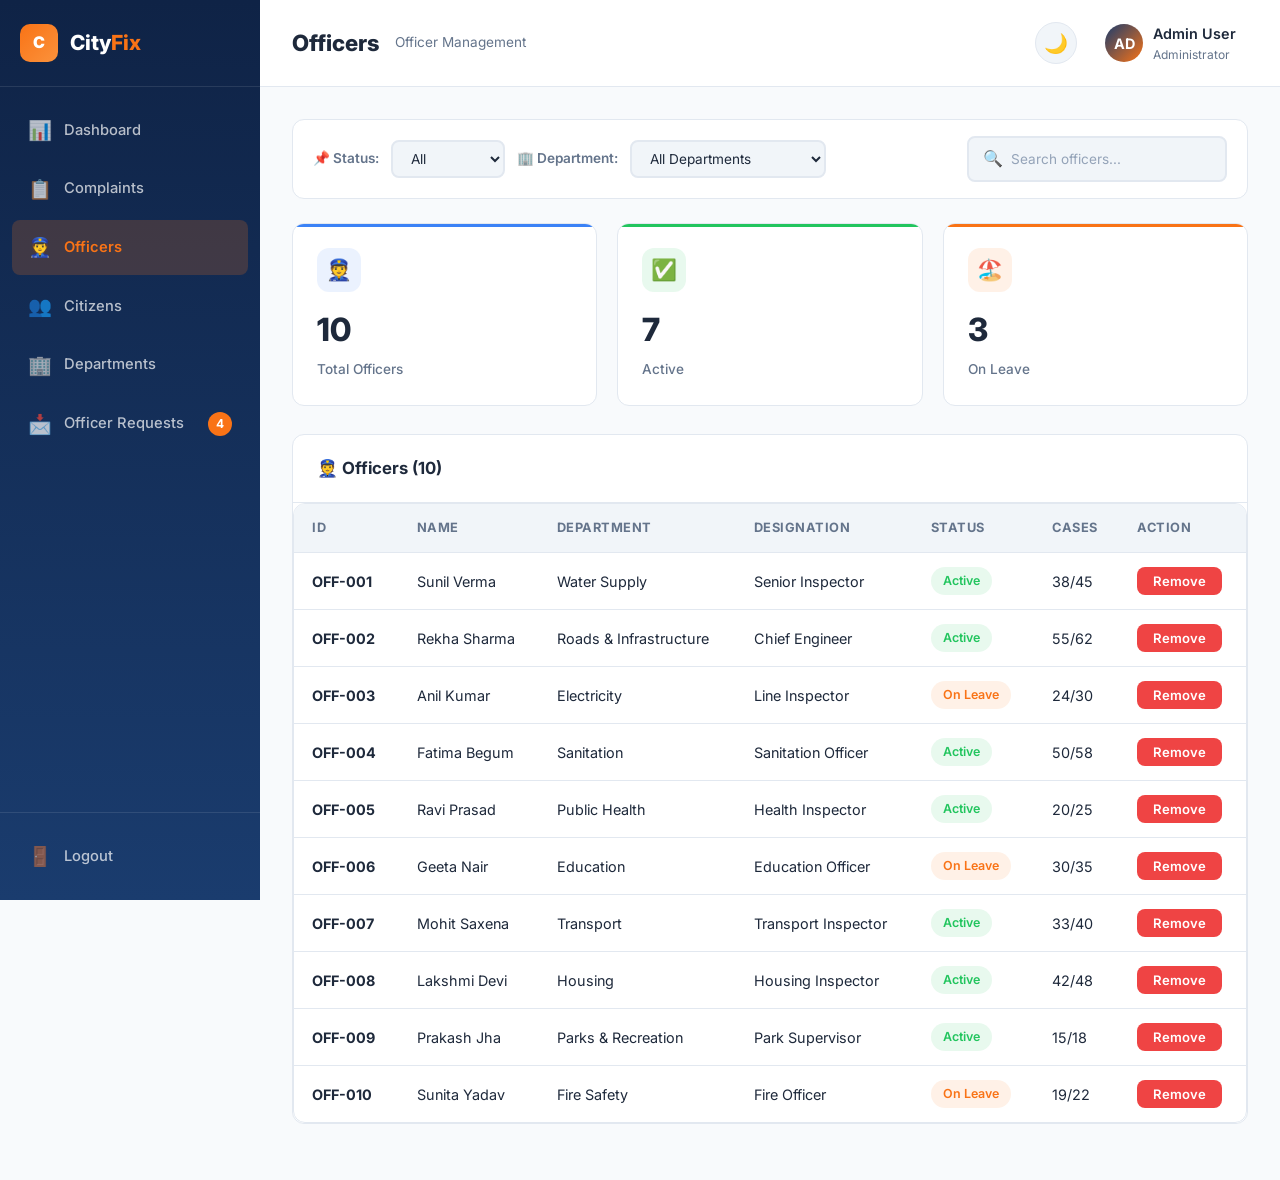
<file: admin/officers.html>
<!DOCTYPE html>
<html lang="en" data-theme="light">
<head>
  <meta charset="UTF-8">
  <meta name="viewport" content="width=device-width, initial-scale=1.0">
  <title>CityFix Admin - Officers</title>
  <link rel="stylesheet" href="../css/styles.css">
  <script src="../js/theme.js"></script>
</head>
<body>
  <div class="admin-layout">
    <aside class="sidebar">
      <div class="sidebar-header"><div class="sidebar-logo">C</div><div class="sidebar-brand">City<span>Fix</span></div></div>
      <nav class="sidebar-nav">
        <a href="dashboard.html" class="sidebar-link"><span class="icon">📊</span> Dashboard</a>
        <a href="complaints.html" class="sidebar-link"><span class="icon">📋</span> Complaints</a>
        <a href="officers.html" class="sidebar-link active"><span class="icon">👮</span> Officers</a>
        <a href="citizens.html" class="sidebar-link"><span class="icon">👥</span> Citizens</a>
        <a href="departments.html" class="sidebar-link"><span class="icon">🏢</span> Departments</a>
        <a href="officer-requests.html" class="sidebar-link"><span class="icon">📩</span> Officer Requests <span class="badge">4</span></a>
      </nav>
      <div class="sidebar-footer"><a href="../auth.html" class="sidebar-link"><span class="icon">🚪</span> Logout</a></div>
    </aside>
    <div class="main-content">
      <header class="topbar">
        <div class="topbar-left"><h1>Officers</h1><span class="breadcrumb">Officer Management</span></div>
        <div class="topbar-right">
          <button class="theme-toggle" onclick="toggleTheme()"><span id="theme-icon">🌙</span></button>
          <div class="admin-profile" id="admin-profile" onclick="document.getElementById('profile-dropdown').classList.toggle('show')">
            <div class="admin-avatar">AD</div>
            <div class="admin-info"><div class="name">Admin User</div><div class="role">Administrator</div></div>
            <div class="profile-dropdown" id="profile-dropdown"><a href="#">👤 My Profile</a><a href="../auth.html">🚪 Logout</a></div>
          </div>
        </div>
      </header>
      <div class="page-content">
        <div class="filter-bar">
          <label>📌 Status:</label>
          <select id="status-filter" onchange="renderOfficers()">
            <option value="all">All</option><option value="Active">Active</option><option value="On Leave">On Leave</option>
          </select>
          <label>🏢 Department:</label>
          <select id="dept-filter" onchange="renderOfficers()"></select>
          <div class="search-box" style="margin-left:auto;">
            <span>🔍</span><input type="text" id="search-input" placeholder="Search officers..." oninput="renderOfficers()">
          </div>
        </div>
        <div class="stats-grid" style="grid-template-columns:repeat(3,1fr);">
          <div class="stat-card blue"><div class="stat-card-header"><div class="stat-card-icon blue">👮</div></div><div class="stat-value" id="total-officers">0</div><div class="stat-label">Total Officers</div></div>
          <div class="stat-card green"><div class="stat-card-header"><div class="stat-card-icon green">✅</div></div><div class="stat-value" id="active-officers">0</div><div class="stat-label">Active</div></div>
          <div class="stat-card orange"><div class="stat-card-header"><div class="stat-card-icon orange">🏖️</div></div><div class="stat-value" id="leave-officers">0</div><div class="stat-label">On Leave</div></div>
        </div>
        <div class="section-card">
          <div class="section-card-header"><h3 id="officers-count">👮 Officers (0)</h3></div>
          <div class="section-card-body">
            <table class="data-table"><thead><tr><th>ID</th><th>Name</th><th>Department</th><th>Designation</th><th>Status</th><th>Cases</th><th>Action</th></tr></thead>
              <tbody id="officers-body"></tbody></table>
          </div>
        </div>
      </div>
    </div>
  </div>

  <script src="../js/demo-data.js"></script>
  <script>
    let officers = [...DEMO_OFFICERS];
    document.getElementById('dept-filter').innerHTML = '<option value="all">All Departments</option>' + DEPARTMENTS.map(d => `<option value="${d}">${d}</option>`).join('');
    function showOfficer(id) {
      window.location.href = 'officer-detail.html?id=' + id;
    }
    function removeOfficer(id) {
      if (!confirm('Remove this officer?')) return;
      officers = officers.filter(o => o.id !== id);
      closeModal(); renderOfficers();
    }
    function renderOfficers() {
      const sf = document.getElementById('status-filter').value;
      const df = document.getElementById('dept-filter').value;
      const q = document.getElementById('search-input').value.toLowerCase();
      let data = [...officers];
      if (sf !== 'all') data = data.filter(o => o.status === sf);
      if (df !== 'all') data = data.filter(o => o.department === df);
      if (q) data = data.filter(o => o.name.toLowerCase().includes(q) || o.id.toLowerCase().includes(q) || o.email.toLowerCase().includes(q));
      document.getElementById('total-officers').textContent = officers.length;
      document.getElementById('active-officers').textContent = officers.filter(o => o.status === 'Active').length;
      document.getElementById('leave-officers').textContent = officers.filter(o => o.status === 'On Leave').length;
      document.getElementById('officers-count').textContent = `👮 Officers (${data.length})`;
      document.getElementById('officers-body').innerHTML = data.map(o => `
        <tr onclick="showOfficer('${o.id}')"><td><strong>${o.id}</strong></td><td>${o.name}</td><td>${o.department}</td><td>${o.designation}</td>
        <td><span class="status-badge ${o.status.toLowerCase().replace(' ','-')}">${o.status}</span></td><td>${o.casesResolved}/${o.casesHandled}</td>
        <td><button class="btn btn-danger btn-sm" onclick="event.stopPropagation();removeOfficer('${o.id}')">Remove</button></td></tr>`).join('');
    }
    renderOfficers();
    document.addEventListener('click', e => { if (!document.getElementById('admin-profile').contains(e.target)) document.getElementById('profile-dropdown').classList.remove('show'); });
  </script>
</body>
</html>
</file>
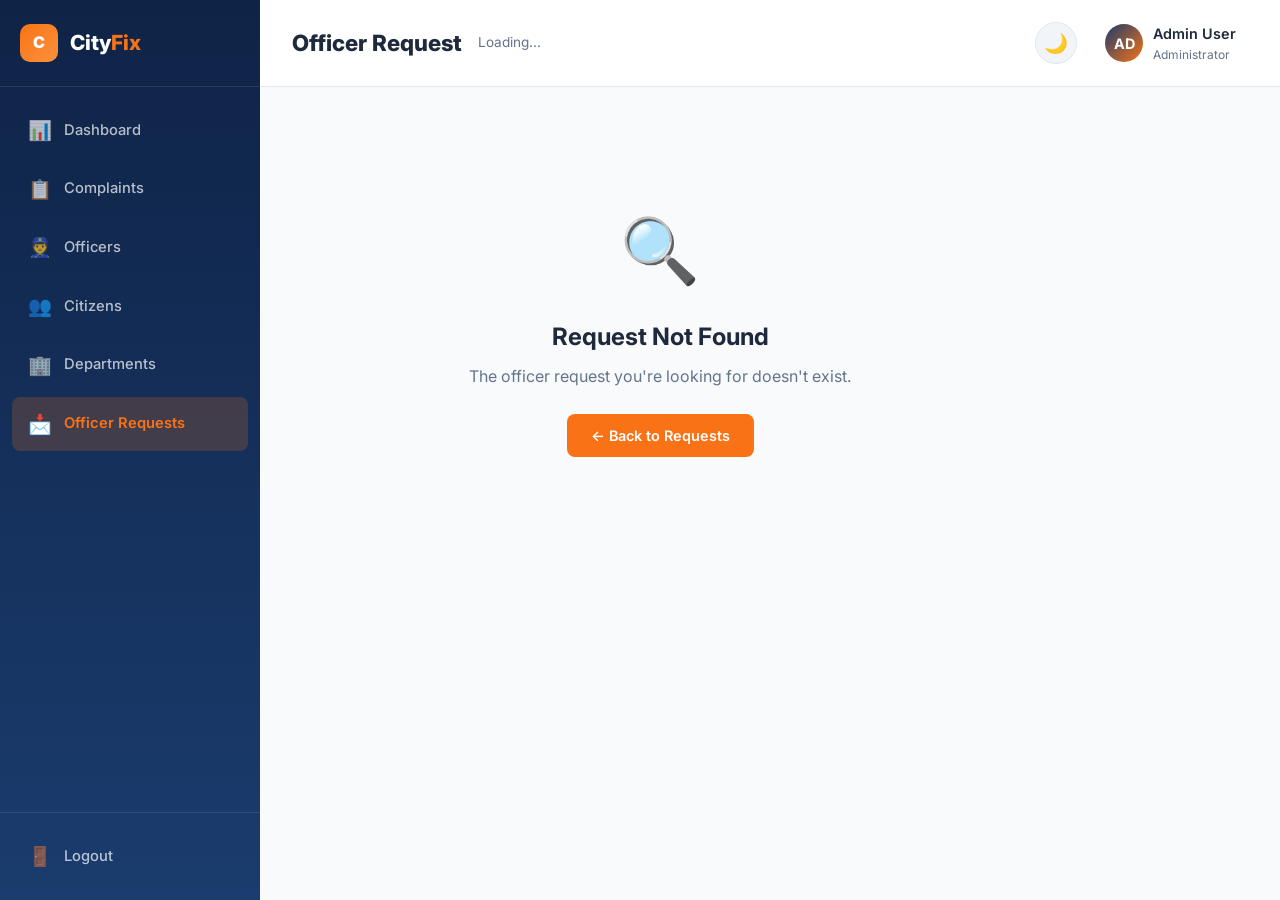
<file: admin/request-detail.html>
<!DOCTYPE html>
<html lang="en" data-theme="light">
<head>
  <meta charset="UTF-8">
  <meta name="viewport" content="width=device-width, initial-scale=1.0">
  <title>CityFix Admin - Officer Request Detail</title>
  <link rel="stylesheet" href="../css/styles.css">
  <script src="../js/theme.js"></script>
  <style>
    .detail-page { max-width: 800px; }
    .request-hero {
      text-align: center; padding: 40px 24px;
      background: var(--card); border: 1px solid var(--card-border);
      border-radius: var(--radius); margin-bottom: 24px;
      position: relative; overflow: hidden;
    }
    .request-hero::before {
      content: ''; position: absolute; top: 0; left: 0; right: 0; height: 4px;
      background: linear-gradient(90deg, var(--primary), var(--accent));
    }
    .request-avatar {
      width: 88px; height: 88px; border-radius: 50%;
      background: linear-gradient(135deg, var(--primary), var(--accent));
      display: flex; align-items: center; justify-content: center;
      color: white; font-size: 2rem; font-weight: 800;
      margin: 0 auto 16px; box-shadow: 0 4px 20px rgba(249,115,22,0.3);
    }
    .request-name { font-size: 1.5rem; font-weight: 800; margin-bottom: 4px; }
    .request-designation { font-size: 0.95rem; color: var(--text-secondary); margin-bottom: 12px; }
    .request-date { font-size: 0.82rem; color: var(--text-placeholder); }
    .info-section {
      background: var(--card); border: 1px solid var(--card-border);
      border-radius: var(--radius); margin-bottom: 24px; overflow: hidden;
    }
    .info-section-title {
      padding: 16px 24px; font-size: 0.85rem; font-weight: 700;
      color: var(--text-secondary); text-transform: uppercase;
      letter-spacing: 0.5px; border-bottom: 1px solid var(--card-border);
      background: var(--input-bg);
    }
    .info-section-body { padding: 4px 24px; }
    .info-row {
      display: flex; justify-content: space-between; align-items: center;
      padding: 14px 0; border-bottom: 1px solid var(--card-border);
    }
    .info-row:last-child { border-bottom: none; }
    .info-label { font-size: 0.88rem; color: var(--text-secondary); font-weight: 500; }
    .info-value { font-size: 0.92rem; font-weight: 600; text-align: right; }
    .action-bar {
      display: flex; gap: 16px; justify-content: center;
      padding: 32px; background: var(--card); border: 1px solid var(--card-border);
      border-radius: var(--radius);
    }
    .action-bar .btn { padding: 14px 40px; font-size: 1rem; border-radius: var(--radius-sm); }
    .action-result {
      text-align: center; padding: 40px;
      background: var(--card); border: 1px solid var(--card-border);
      border-radius: var(--radius);
    }
    .action-result .icon { font-size: 3.5rem; margin-bottom: 16px; }
    .action-result h3 { font-size: 1.3rem; font-weight: 800; margin-bottom: 8px; }
    .action-result p { color: var(--text-secondary); font-size: 0.95rem; }
  </style>
</head>
<body>
  <div class="admin-layout">
    <aside class="sidebar">
      <div class="sidebar-header"><div class="sidebar-logo">C</div><div class="sidebar-brand">City<span>Fix</span></div></div>
      <nav class="sidebar-nav">
        <a href="dashboard.html" class="sidebar-link"><span class="icon">📊</span> Dashboard</a>
        <a href="complaints.html" class="sidebar-link"><span class="icon">📋</span> Complaints</a>
        <a href="officers.html" class="sidebar-link"><span class="icon">👮</span> Officers</a>
        <a href="citizens.html" class="sidebar-link"><span class="icon">👥</span> Citizens</a>
        <a href="departments.html" class="sidebar-link"><span class="icon">🏢</span> Departments</a>
        <a href="officer-requests.html" class="sidebar-link active"><span class="icon">📩</span> Officer Requests</a>
      </nav>
      <div class="sidebar-footer"><a href="../auth.html" class="sidebar-link"><span class="icon">🚪</span> Logout</a></div>
    </aside>
    <div class="main-content">
      <header class="topbar">
        <div class="topbar-left"><h1>Officer Request</h1><span class="breadcrumb" id="breadcrumb">Loading...</span></div>
        <div class="topbar-right">
          <button class="theme-toggle" onclick="toggleTheme()"><span id="theme-icon">🌙</span></button>
          <div class="admin-profile" id="admin-profile" onclick="document.getElementById('profile-dropdown').classList.toggle('show')">
            <div class="admin-avatar">AD</div>
            <div class="admin-info"><div class="name">Admin User</div><div class="role">Administrator</div></div>
            <div class="profile-dropdown" id="profile-dropdown"><a href="#">👤 My Profile</a><a href="../auth.html">🚪 Logout</a></div>
          </div>
        </div>
      </header>
      <div class="page-content detail-page" id="page-content">
        <!-- Populated by JS -->
      </div>
    </div>
  </div>
  <script src="../js/demo-data.js"></script>
  <script>
    const params = new URLSearchParams(window.location.search);
    const requestId = params.get('id');
    const request = DEMO_OFFICER_REQUESTS.find(r => r.id === requestId);

    if (!request) {
      document.getElementById('page-content').innerHTML = `
        <div style="text-align:center;padding:80px 20px;">
          <div style="font-size:4rem;margin-bottom:16px;">🔍</div>
          <h2>Request Not Found</h2>
          <p style="color:var(--text-secondary);margin:8px 0 24px;">The officer request you're looking for doesn't exist.</p>
          <a href="officer-requests.html" class="btn btn-primary">← Back to Requests</a>
        </div>`;
    } else {
      document.getElementById('breadcrumb').textContent = request.id + ' — ' + request.name;

      function renderPage() {
        const initials = request.name.split(' ').map(n => n[0]).join('');
        const isPending = request.status === 'Pending';

        document.getElementById('page-content').innerHTML = `
          <a href="officer-requests.html" class="btn btn-outline btn-sm" style="margin-bottom:20px;">← Back to Requests</a>

          <div class="request-hero">
            <div class="request-avatar">${initials}</div>
            <div class="request-name">${request.name}</div>
            <div class="request-designation">${request.designation}</div>
            <div class="request-date">📅 Applied on ${request.requestDate}</div>
            <div style="margin-top:12px;">
              <span class="status-badge ${request.status === 'Pending' ? 'pending' : request.status === 'Accepted' ? 'resolved' : 'rejected'}">${request.status}</span>
            </div>
          </div>

          <div class="info-section">
            <div class="info-section-title">📧 Contact Information</div>
            <div class="info-section-body">
              <div class="info-row"><span class="info-label">Full Name</span><span class="info-value">${request.name}</span></div>
              <div class="info-row"><span class="info-label">Email</span><span class="info-value">${request.email}</span></div>
              <div class="info-row"><span class="info-label">Phone</span><span class="info-value">${request.phone}</span></div>
            </div>
          </div>

          <div class="info-section">
            <div class="info-section-title">🏢 Professional Details</div>
            <div class="info-section-body">
              <div class="info-row"><span class="info-label">Request ID</span><span class="info-value">${request.id}</span></div>
              <div class="info-row"><span class="info-label">Department</span><span class="info-value">${request.department}</span></div>
              <div class="info-row"><span class="info-label">Designation</span><span class="info-value">${request.designation}</span></div>
              <div class="info-row"><span class="info-label">Experience</span><span class="info-value">${request.experience}</span></div>
              <div class="info-row"><span class="info-label">Qualification</span><span class="info-value">${request.qualification}</span></div>
              <div class="info-row"><span class="info-label">Applied On</span><span class="info-value">${request.requestDate}</span></div>
            </div>
          </div>

          ${isPending ? `
          <div class="action-bar">
            <button class="btn btn-danger" onclick="handleAction('Rejected')">❌ Reject Request</button>
            <button class="btn btn-success" onclick="handleAction('Accepted')">✅ Accept Request</button>
          </div>` : `
          <div class="action-result">
            <div class="icon">${request.status === 'Accepted' ? '✅' : '❌'}</div>
            <h3>Request ${request.status}</h3>
            <p>${request.status === 'Accepted'
              ? request.name + ' has been approved as ' + request.designation + ' in the ' + request.department + ' department.'
              : request.name + "&#39;s officer registration request has been rejected."}</p>
            <a href="officer-requests.html" class="btn btn-outline btn-sm" style="margin-top:20px;">← Back to Requests</a>
          </div>`}
        `;
      }

      window.handleAction = function(action) {
        const verb = action === 'Accepted' ? 'accept' : 'reject';
        if (!confirm(`Are you sure you want to ${verb} ${request.name}'s request?`)) return;
        request.status = action;
        renderPage();
      };

      renderPage();
    }

    document.addEventListener('click', e => {
      if (!document.getElementById('admin-profile').contains(e.target))
        document.getElementById('profile-dropdown').classList.remove('show');
    });
  </script>
</body>
</html>
</file>
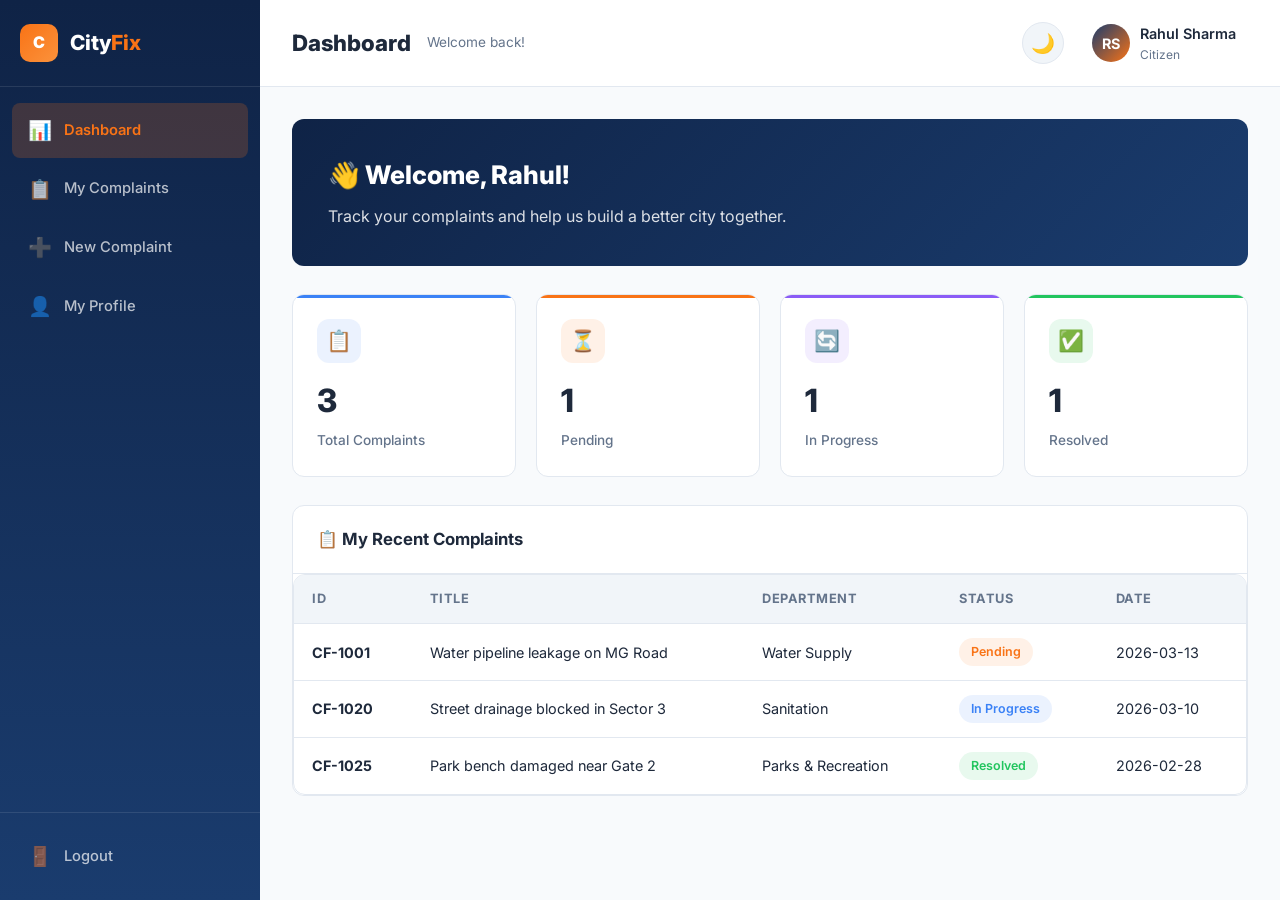
<file: citizen/dashboard.html>
<!DOCTYPE html>
<html lang="en" data-theme="light">
<head>
  <meta charset="UTF-8">
  <meta name="viewport" content="width=device-width, initial-scale=1.0">
  <title>CityFix - Citizen Dashboard</title>
  <link rel="stylesheet" href="../css/styles.css">
  <script src="../js/theme.js"></script>
</head>
<body>
  <div class="admin-layout">
    <aside class="sidebar">
      <div class="sidebar-header"><div class="sidebar-logo">C</div><div class="sidebar-brand">City<span>Fix</span></div></div>
      <nav class="sidebar-nav">
        <a href="dashboard.html" class="sidebar-link active"><span class="icon">📊</span> Dashboard</a>
        <a href="#" class="sidebar-link"><span class="icon">📋</span> My Complaints</a>
        <a href="#" class="sidebar-link"><span class="icon">➕</span> New Complaint</a>
        <a href="#" class="sidebar-link"><span class="icon">👤</span> My Profile</a>
      </nav>
      <div class="sidebar-footer"><a href="../auth.html" class="sidebar-link"><span class="icon">🚪</span> Logout</a></div>
    </aside>
    <div class="main-content">
      <header class="topbar">
        <div class="topbar-left"><h1>Dashboard</h1><span class="breadcrumb">Welcome back!</span></div>
        <div class="topbar-right">
          <button class="theme-toggle" onclick="toggleTheme()"><span id="theme-icon">🌙</span></button>
          <div class="admin-profile" id="admin-profile" onclick="document.getElementById('profile-dropdown').classList.toggle('show')">
            <div class="admin-avatar">RS</div>
            <div class="admin-info"><div class="name">Rahul Sharma</div><div class="role">Citizen</div></div>
            <div class="profile-dropdown" id="profile-dropdown"><a href="#">👤 My Profile</a><a href="../auth.html">🚪 Logout</a></div>
          </div>
        </div>
      </header>
      <div class="page-content">
        <div class="citizen-welcome">
          <h2>👋 Welcome, Rahul!</h2>
          <p>Track your complaints and help us build a better city together.</p>
        </div>
        <div class="stats-grid" style="grid-template-columns:repeat(4,1fr);">
          <div class="stat-card blue"><div class="stat-card-header"><div class="stat-card-icon blue">📋</div></div><div class="stat-value">3</div><div class="stat-label">Total Complaints</div></div>
          <div class="stat-card orange"><div class="stat-card-header"><div class="stat-card-icon orange">⏳</div></div><div class="stat-value">1</div><div class="stat-label">Pending</div></div>
          <div class="stat-card purple"><div class="stat-card-header"><div class="stat-card-icon purple">🔄</div></div><div class="stat-value">1</div><div class="stat-label">In Progress</div></div>
          <div class="stat-card green"><div class="stat-card-header"><div class="stat-card-icon green">✅</div></div><div class="stat-value">1</div><div class="stat-label">Resolved</div></div>
        </div>
        <div class="section-card">
          <div class="section-card-header"><h3>📋 My Recent Complaints</h3></div>
          <div class="section-card-body">
            <table class="data-table">
              <thead><tr><th>ID</th><th>Title</th><th>Department</th><th>Status</th><th>Date</th></tr></thead>
              <tbody>
                <tr><td><strong>CF-1001</strong></td><td>Water pipeline leakage on MG Road</td><td>Water Supply</td><td><span class="status-badge pending">Pending</span></td><td>2026-03-13</td></tr>
                <tr><td><strong>CF-1020</strong></td><td>Street drainage blocked in Sector 3</td><td>Sanitation</td><td><span class="status-badge in-progress">In Progress</span></td><td>2026-03-10</td></tr>
                <tr><td><strong>CF-1025</strong></td><td>Park bench damaged near Gate 2</td><td>Parks & Recreation</td><td><span class="status-badge resolved">Resolved</span></td><td>2026-02-28</td></tr>
              </tbody>
            </table>
          </div>
        </div>
      </div>
    </div>
  </div>
  <script>
    document.addEventListener('click', e => { if (!document.getElementById('admin-profile').contains(e.target)) document.getElementById('profile-dropdown').classList.remove('show'); });
  </script>
</body>
</html>
</file>
<file: css/styles.css>
@import url('https://fonts.googleapis.com/css2?family=Inter:wght@300;400;500;600;700;800;900&display=swap');

:root {
  --primary: #1a3c6e;
  --primary-dark: #0f2346;
  --accent: #f97316;
  --accent-hover: #ea580c;
  --bg: #f8fafc;
  --card: #ffffff;
  --card-border: #e2e8f0;
  --input-bg: #f1f5f9;
  --text-primary: #1e293b;
  --text-secondary: #64748b;
  --text-placeholder: #94a3b8;
  --success: #22c55e;
  --warning: #eab308;
  --danger: #ef4444;
  --info: #3b82f6;
  --sidebar-width: 260px;
  --shadow-sm: 0 1px 3px rgba(0,0,0,0.08);
  --shadow-md: 0 4px 12px rgba(0,0,0,0.1);
  --shadow-lg: 0 10px 30px rgba(0,0,0,0.12);
  --radius: 12px;
  --radius-sm: 8px;
  --transition: all 0.3s cubic-bezier(0.4, 0, 0.2, 1);
}

[data-theme="dark"] {
  --bg: #0b1120;
  --card: #1a2332;
  --card-border: #2a3a4e;
  --input-bg: #1e2d3d;
  --text-primary: #f1f5f9;
  --text-secondary: #94a3b8;
  --text-placeholder: #64748b;
  --shadow-sm: 0 1px 3px rgba(0,0,0,0.3);
  --shadow-md: 0 4px 12px rgba(0,0,0,0.4);
  --shadow-lg: 0 10px 30px rgba(0,0,0,0.5);
}

* { margin: 0; padding: 0; box-sizing: border-box; }

body {
  font-family: 'Inter', -apple-system, sans-serif;
  background: var(--bg);
  color: var(--text-primary);
  line-height: 1.6;
  overflow-x: hidden;
}

a { text-decoration: none; color: inherit; }
.hidden { display: none !important; }

/* ======= LANDING PAGE ======= */
.landing-nav {
  position: fixed; top: 0; left: 0; right: 0; z-index: 100;
  display: flex; align-items: center; justify-content: space-between;
  padding: 16px 48px;
  background: rgba(255,255,255,0.85);
  backdrop-filter: blur(20px);
  border-bottom: 1px solid var(--card-border);
  transition: var(--transition);
}
[data-theme="dark"] .landing-nav { background: rgba(11,17,32,0.9); }

.nav-logo {
  display: flex; align-items: center; gap: 10px;
  font-size: 1.5rem; font-weight: 800; color: var(--primary);
}
.nav-logo .logo-box {
  width: 40px; height: 40px; border-radius: 10px;
  background: linear-gradient(135deg, var(--primary), var(--accent));
  display: flex; align-items: center; justify-content: center;
  color: white; font-weight: 900; font-size: 1.1rem;
}
.nav-logo span.accent { color: var(--accent); }

.nav-actions { display: flex; align-items: center; gap: 12px; }

.btn {
  display: inline-flex; align-items: center; gap: 8px;
  padding: 10px 24px; border-radius: var(--radius-sm);
  font-family: 'Inter', sans-serif; font-weight: 600; font-size: 0.9rem;
  border: none; cursor: pointer; transition: var(--transition);
}
.btn-primary {
  background: var(--accent); color: white;
}
.btn-primary:hover { background: var(--accent-hover); transform: translateY(-2px); box-shadow: 0 4px 15px rgba(249,115,22,0.4); }
.btn-outline {
  background: transparent; border: 2px solid var(--primary); color: var(--primary);
}
[data-theme="dark"] .btn-outline { border-color: #94a3b8; color: #94a3b8; }
.btn-outline:hover { background: var(--primary); color: white; }
.btn-ghost { background: transparent; color: var(--text-secondary); }
.btn-ghost:hover { color: var(--accent); }
.btn-sm { padding: 6px 16px; font-size: 0.82rem; }
.btn-danger { background: var(--danger); color: white; }
.btn-danger:hover { background: #dc2626; }
.btn-success { background: var(--success); color: white; }
.btn-success:hover { background: #16a34a; }

.theme-toggle {
  width: 42px; height: 42px; border-radius: 50%;
  display: flex; align-items: center; justify-content: center;
  background: var(--input-bg); border: 1px solid var(--card-border);
  cursor: pointer; font-size: 1.2rem; transition: var(--transition);
}
.theme-toggle:hover { background: var(--accent); color: white; border-color: var(--accent); }

.hero {
  min-height: 100vh;
  display: flex; align-items: center; justify-content: center;
  background: linear-gradient(135deg, var(--primary-dark) 0%, var(--primary) 50%, #2d5a9e 100%);
  position: relative; overflow: hidden;
  padding: 120px 48px 80px;
}
.hero::before {
  content: ''; position: absolute; inset: 0;
  background: radial-gradient(circle at 30% 40%, rgba(249,115,22,0.15) 0%, transparent 60%),
              radial-gradient(circle at 70% 80%, rgba(59,130,246,0.1) 0%, transparent 50%);
}
.hero-content {
  position: relative; z-index: 2; text-align: center; max-width: 800px;
}
.hero-badge {
  display: inline-flex; align-items: center; gap: 8px;
  padding: 8px 20px; border-radius: 50px;
  background: rgba(249,115,22,0.15); color: var(--accent);
  font-size: 0.85rem; font-weight: 600; margin-bottom: 24px;
  border: 1px solid rgba(249,115,22,0.3);
}
.hero h1 {
  font-size: 3.5rem; font-weight: 900; color: white;
  line-height: 1.15; margin-bottom: 20px;
}
.hero h1 .highlight { color: var(--accent); }
.hero p {
  font-size: 1.2rem; color: rgba(255,255,255,0.8);
  max-width: 600px; margin: 0 auto 36px;
}
.hero-actions { display: flex; gap: 16px; justify-content: center; flex-wrap: wrap; }
.hero-btn {
  padding: 14px 36px; border-radius: var(--radius-sm);
  font-weight: 700; font-size: 1rem; cursor: pointer;
  transition: var(--transition); border: none; font-family: 'Inter';
}
.hero-btn-primary {
  background: var(--accent); color: white;
}
.hero-btn-primary:hover { transform: translateY(-3px); box-shadow: 0 8px 25px rgba(249,115,22,0.4); }
.hero-btn-secondary {
  background: rgba(255,255,255,0.1); color: white; border: 2px solid rgba(255,255,255,0.3);
}
.hero-btn-secondary:hover { background: rgba(255,255,255,0.2); }

.hero-stats {
  display: flex; gap: 48px; justify-content: center; margin-top: 60px;
}
.hero-stat { text-align: center; }
.hero-stat-num { font-size: 2rem; font-weight: 800; color: var(--accent); }
.hero-stat-label { font-size: 0.85rem; color: rgba(255,255,255,0.6); margin-top: 4px; }

/* Floating shapes */
.floating-shapes { position: absolute; inset: 0; overflow: hidden; pointer-events: none; }
.floating-shapes .shape {
  position: absolute; border-radius: 50%; opacity: 0.07; background: white;
  animation: float 20s ease-in-out infinite;
}
.floating-shapes .shape:nth-child(1) { width: 300px; height: 300px; top: -50px; right: -50px; animation-delay: 0s; }
.floating-shapes .shape:nth-child(2) { width: 200px; height: 200px; bottom: 10%; left: 5%; animation-delay: -5s; }
.floating-shapes .shape:nth-child(3) { width: 150px; height: 150px; top: 40%; right: 10%; animation-delay: -10s; }
@keyframes float {
  0%, 100% { transform: translateY(0) rotate(0deg); }
  50% { transform: translateY(-30px) rotate(5deg); }
}

/* Features */
.features-section {
  padding: 100px 48px;
  background: var(--bg);
}
.section-header { text-align: center; margin-bottom: 60px; }
.section-header h2 { font-size: 2.2rem; font-weight: 800; color: var(--text-primary); margin-bottom: 12px; }
.section-header p { color: var(--text-secondary); font-size: 1.1rem; max-width: 500px; margin: 0 auto; }
.features-grid {
  display: grid; grid-template-columns: repeat(auto-fit, minmax(280px, 1fr));
  gap: 24px; max-width: 1200px; margin: 0 auto;
}
.feature-card {
  background: var(--card); border: 1px solid var(--card-border);
  border-radius: var(--radius); padding: 32px;
  transition: var(--transition);
}
.feature-card:hover { transform: translateY(-6px); box-shadow: var(--shadow-lg); }
.feature-icon {
  width: 56px; height: 56px; border-radius: 14px;
  display: flex; align-items: center; justify-content: center;
  font-size: 1.5rem; margin-bottom: 20px;
}
.feature-icon.orange { background: rgba(249,115,22,0.1); color: var(--accent); }
.feature-icon.blue { background: rgba(26,60,110,0.1); color: var(--primary); }
.feature-icon.green { background: rgba(34,197,94,0.1); color: var(--success); }
.feature-card h3 { font-size: 1.15rem; font-weight: 700; margin-bottom: 10px; }
.feature-card p { color: var(--text-secondary); font-size: 0.92rem; }

.landing-footer {
  padding: 40px 48px; text-align: center;
  border-top: 1px solid var(--card-border);
  color: var(--text-secondary); font-size: 0.9rem;
}

/* ======= AUTH PAGE ======= */
.auth-container {
  min-height: 100vh; display: flex;
}
.auth-left {
  flex: 1; background: linear-gradient(135deg, var(--primary-dark), var(--primary));
  display: flex; flex-direction: column; align-items: center; justify-content: center;
  padding: 48px; color: white; position: relative; overflow: hidden;
}
.auth-left::before {
  content: ''; position: absolute; inset: 0;
  background: radial-gradient(circle at 30% 30%, rgba(249,115,22,0.2) 0%, transparent 60%);
}
.auth-left-content { position: relative; z-index: 2; text-align: center; max-width: 400px; }
.auth-left h1 { font-size: 2.5rem; font-weight: 900; margin-bottom: 16px; }
.auth-left h1 .highlight { color: var(--accent); }
.auth-left p { font-size: 1.1rem; opacity: 0.85; }

.auth-right {
  flex: 1; display: flex; align-items: center; justify-content: center;
  padding: 48px; background: var(--bg);
}
.auth-form-box {
  width: 100%; max-width: 440px;
}
.auth-form-box h2 { font-size: 1.8rem; font-weight: 800; margin-bottom: 6px; }
.auth-form-box .subtitle { color: var(--text-secondary); margin-bottom: 32px; }

.form-group { margin-bottom: 20px; }
.form-group label {
  display: block; font-size: 0.85rem; font-weight: 600;
  color: var(--text-secondary); margin-bottom: 6px;
}
.form-group input, .form-group select {
  width: 100%; padding: 12px 16px; border-radius: var(--radius-sm);
  border: 2px solid var(--card-border); background: var(--input-bg);
  font-family: 'Inter'; font-size: 0.95rem; color: var(--text-primary);
  transition: var(--transition); outline: none;
}
.form-group input:focus, .form-group select:focus {
  border-color: var(--accent); box-shadow: 0 0 0 3px rgba(249,115,22,0.15);
}
.form-group input::placeholder { color: var(--text-placeholder); }

.auth-submit {
  width: 100%; padding: 13px; border-radius: var(--radius-sm);
  background: var(--accent); color: white; border: none;
  font-family: 'Inter'; font-size: 1rem; font-weight: 700;
  cursor: pointer; transition: var(--transition);
}
.auth-submit:hover { background: var(--accent-hover); transform: translateY(-2px); }

.divider {
  display: flex; align-items: center; gap: 16px;
  margin: 24px 0; color: var(--text-placeholder); font-size: 0.85rem;
}
.divider::before, .divider::after {
  content: ''; flex: 1; height: 1px; background: var(--card-border);
}

.google-btn {
  width: 100%; padding: 12px; border-radius: var(--radius-sm);
  border: 2px solid var(--card-border); background: var(--card);
  font-family: 'Inter'; font-size: 0.95rem; font-weight: 600;
  cursor: pointer; transition: var(--transition);
  display: flex; align-items: center; justify-content: center; gap: 10px;
  color: var(--text-primary);
}
.google-btn:hover { border-color: var(--accent); background: var(--input-bg); }
.google-btn img { width: 20px; height: 20px; }

.auth-switch { text-align: center; margin-top: 24px; color: var(--text-secondary); font-size: 0.9rem; }
.auth-switch a { color: var(--accent); font-weight: 600; cursor: pointer; }
.auth-switch a:hover { text-decoration: underline; }

/* ======= ADMIN LAYOUT ======= */
.admin-layout { display: flex; min-height: 100vh; }

.sidebar {
  width: var(--sidebar-width); background: linear-gradient(180deg, var(--primary-dark), var(--primary));
  color: white; display: flex; flex-direction: column;
  position: fixed; top: 0; left: 0; bottom: 0; z-index: 50;
  transition: var(--transition);
}
.sidebar-header {
  padding: 24px 20px; border-bottom: 1px solid rgba(255,255,255,0.1);
  display: flex; align-items: center; gap: 12px;
}
.sidebar-logo {
  width: 38px; height: 38px; border-radius: 10px;
  background: linear-gradient(135deg, var(--accent), #fb923c);
  display: flex; align-items: center; justify-content: center;
  font-weight: 900; font-size: 1rem;
}
.sidebar-brand { font-size: 1.3rem; font-weight: 800; }
.sidebar-brand span { color: var(--accent); }

.sidebar-nav { flex: 1; padding: 16px 12px; display: flex; flex-direction: column; gap: 4px; }
.sidebar-link {
  display: flex; align-items: center; gap: 12px;
  padding: 12px 16px; border-radius: var(--radius-sm);
  color: rgba(255,255,255,0.7); font-weight: 500; font-size: 0.92rem;
  transition: var(--transition); cursor: pointer;
}
.sidebar-link:hover { background: rgba(255,255,255,0.1); color: white; }
.sidebar-link.active { background: rgba(249,115,22,0.2); color: var(--accent); font-weight: 600; }
.sidebar-link .icon { font-size: 1.2rem; width: 24px; text-align: center; }
.sidebar-link .badge {
  margin-left: auto; background: var(--accent); color: white;
  padding: 2px 8px; border-radius: 50px; font-size: 0.75rem; font-weight: 700;
}

.sidebar-footer {
  padding: 16px 12px; border-top: 1px solid rgba(255,255,255,0.1);
}

.main-content {
  flex: 1; margin-left: var(--sidebar-width); padding: 0;
  min-height: 100vh; background: var(--bg);
}

/* Top Bar */
.topbar {
  padding: 16px 32px; background: var(--card);
  border-bottom: 1px solid var(--card-border);
  display: flex; align-items: center; justify-content: space-between;
  position: sticky; top: 0; z-index: 40;
}
.topbar-left { display: flex; align-items: center; gap: 16px; }
.topbar-left h1 { font-size: 1.4rem; font-weight: 800; }
.topbar-left .breadcrumb { color: var(--text-secondary); font-size: 0.85rem; }

.topbar-right { display: flex; align-items: center; gap: 16px; }
.admin-profile {
  display: flex; align-items: center; gap: 10px; cursor: pointer;
  padding: 6px 12px; border-radius: var(--radius-sm);
  transition: var(--transition); position: relative;
}
.admin-profile:hover { background: var(--input-bg); }
.admin-avatar {
  width: 38px; height: 38px; border-radius: 50%;
  background: linear-gradient(135deg, var(--primary), var(--accent));
  display: flex; align-items: center; justify-content: center;
  color: white; font-weight: 700; font-size: 0.9rem;
}
.admin-info .name { font-weight: 600; font-size: 0.9rem; }
.admin-info .role { font-size: 0.75rem; color: var(--text-secondary); }

.profile-dropdown {
  position: absolute; top: 100%; right: 0; margin-top: 8px;
  background: var(--card); border: 1px solid var(--card-border);
  border-radius: var(--radius-sm); box-shadow: var(--shadow-lg);
  min-width: 180px; z-index: 100; display: none;
  overflow: hidden;
}
.profile-dropdown.show { display: block; animation: fadeDown 0.2s ease; }
.profile-dropdown a {
  display: flex; align-items: center; gap: 10px;
  padding: 12px 16px; font-size: 0.9rem; color: var(--text-primary);
  transition: var(--transition);
}
.profile-dropdown a:hover { background: var(--input-bg); }

@keyframes fadeDown { from { opacity: 0; transform: translateY(-8px); } to { opacity: 1; transform: translateY(0); } }

/* Page Content */
.page-content { padding: 32px; }

/* Stats Cards */
.stats-grid {
  display: grid; grid-template-columns: repeat(auto-fit, minmax(220px, 1fr));
  gap: 20px; margin-bottom: 28px;
}
.stat-card {
  background: var(--card); border: 1px solid var(--card-border);
  border-radius: var(--radius); padding: 24px;
  transition: var(--transition); position: relative; overflow: hidden;
}
.stat-card:hover { transform: translateY(-4px); box-shadow: var(--shadow-md); }
.stat-card::after {
  content: ''; position: absolute; top: 0; left: 0; right: 0; height: 3px;
}
.stat-card.orange::after { background: var(--accent); }
.stat-card.blue::after { background: var(--info); }
.stat-card.green::after { background: var(--success); }
.stat-card.red::after { background: var(--danger); }
.stat-card.purple::after { background: #8b5cf6; }

.stat-card-header { display: flex; justify-content: space-between; align-items: flex-start; margin-bottom: 12px; }
.stat-card-icon {
  width: 44px; height: 44px; border-radius: 12px;
  display: flex; align-items: center; justify-content: center;
  font-size: 1.3rem;
}
.stat-card-icon.orange { background: rgba(249,115,22,0.1); }
.stat-card-icon.blue { background: rgba(59,130,246,0.1); }
.stat-card-icon.green { background: rgba(34,197,94,0.1); }
.stat-card-icon.red { background: rgba(239,68,68,0.1); }
.stat-card-icon.purple { background: rgba(139,92,246,0.1); }

.stat-value { font-size: 2rem; font-weight: 800; margin-bottom: 4px; }
.stat-label { font-size: 0.85rem; color: var(--text-secondary); font-weight: 500; }

/* Filter Bar */
.filter-bar {
  display: flex; align-items: center; gap: 12px; flex-wrap: wrap;
  margin-bottom: 24px; padding: 16px 20px;
  background: var(--card); border: 1px solid var(--card-border);
  border-radius: var(--radius);
}
.filter-bar label { font-size: 0.85rem; font-weight: 600; color: var(--text-secondary); }
.filter-bar select {
  padding: 8px 14px; border-radius: var(--radius-sm);
  border: 2px solid var(--card-border); background: var(--input-bg);
  font-family: 'Inter'; font-size: 0.85rem; color: var(--text-primary);
  outline: none; transition: var(--transition); cursor: pointer;
}
.filter-bar select:focus { border-color: var(--accent); }

.search-box {
  display: flex; align-items: center; gap: 8px;
  padding: 8px 14px; border-radius: var(--radius-sm);
  border: 2px solid var(--card-border); background: var(--input-bg);
  transition: var(--transition);
}
.search-box:focus-within { border-color: var(--accent); }
.search-box input {
  border: none; background: transparent; outline: none;
  font-family: 'Inter'; font-size: 0.85rem; color: var(--text-primary);
  width: 200px;
}
.search-box input::placeholder { color: var(--text-placeholder); }

/* Data Table */
.data-table {
  width: 100%; border-collapse: separate; border-spacing: 0;
  background: var(--card); border: 1px solid var(--card-border);
  border-radius: var(--radius); overflow: hidden;
}
.data-table thead { background: var(--input-bg); }
.data-table th {
  padding: 14px 18px; text-align: left;
  font-size: 0.8rem; font-weight: 700; color: var(--text-secondary);
  text-transform: uppercase; letter-spacing: 0.5px;
}
.data-table td {
  padding: 14px 18px; border-top: 1px solid var(--card-border);
  font-size: 0.9rem;
}
.data-table tbody tr { transition: var(--transition); cursor: pointer; }
.data-table tbody tr:hover { background: var(--input-bg); }

/* Status Badge */
.status-badge {
  display: inline-flex; align-items: center; gap: 6px;
  padding: 4px 12px; border-radius: 50px;
  font-size: 0.78rem; font-weight: 600;
}
.status-badge.pending { background: rgba(249,115,22,0.1); color: #f97316; }
.status-badge.in-progress { background: rgba(59,130,246,0.1); color: #3b82f6; }
.status-badge.resolved { background: rgba(34,197,94,0.1); color: #22c55e; }
.status-badge.rejected { background: rgba(239,68,68,0.1); color: #ef4444; }
.status-badge.active { background: rgba(34,197,94,0.1); color: #22c55e; }
.status-badge.on-leave { background: rgba(249,115,22,0.1); color: #f97316; }

.priority-badge {
  display: inline-flex; padding: 3px 10px; border-radius: 50px;
  font-size: 0.75rem; font-weight: 600;
}
.priority-badge.critical { background: rgba(239,68,68,0.1); color: #ef4444; }
.priority-badge.high { background: rgba(249,115,22,0.1); color: #f97316; }
.priority-badge.medium { background: rgba(234,179,8,0.1); color: #ca8a04; }
.priority-badge.low { background: rgba(34,197,94,0.1); color: #22c55e; }

/* Section Card */
.section-card {
  background: var(--card); border: 1px solid var(--card-border);
  border-radius: var(--radius); overflow: hidden; margin-bottom: 24px;
}
.section-card-header {
  display: flex; align-items: center; justify-content: space-between;
  padding: 20px 24px; border-bottom: 1px solid var(--card-border);
}
.section-card-header h3 { font-size: 1.05rem; font-weight: 700; }
.section-card-body { padding: 0; }

/* Modal / Detail Panel */
.modal-overlay {
  position: fixed; inset: 0; background: rgba(0,0,0,0.5);
  backdrop-filter: blur(4px); z-index: 200; display: flex;
  align-items: center; justify-content: center;
  opacity: 0; pointer-events: none; transition: var(--transition);
}
.modal-overlay.show { opacity: 1; pointer-events: auto; }
.modal {
  background: var(--card); border-radius: var(--radius);
  box-shadow: var(--shadow-lg); max-width: 560px; width: 90%;
  max-height: 85vh; overflow-y: auto; transform: scale(0.9);
  transition: var(--transition);
}
.modal-overlay.show .modal { transform: scale(1); }
.modal-header {
  display: flex; align-items: center; justify-content: space-between;
  padding: 20px 24px; border-bottom: 1px solid var(--card-border);
}
.modal-header h3 { font-size: 1.1rem; font-weight: 700; }
.modal-close {
  width: 32px; height: 32px; border-radius: 50%; border: none;
  background: var(--input-bg); cursor: pointer; font-size: 1.1rem;
  display: flex; align-items: center; justify-content: center;
  transition: var(--transition);
}
.modal-close:hover { background: var(--danger); color: white; }
.modal-body { padding: 24px; }
.modal-footer {
  display: flex; gap: 12px; justify-content: flex-end;
  padding: 16px 24px; border-top: 1px solid var(--card-border);
}

.detail-row {
  display: flex; justify-content: space-between; padding: 10px 0;
  border-bottom: 1px solid var(--card-border);
}
.detail-row:last-child { border-bottom: none; }
.detail-label { font-size: 0.85rem; color: var(--text-secondary); font-weight: 500; }
.detail-value { font-size: 0.9rem; font-weight: 600; text-align: right; }

/* Department Cards Grid */
.dept-grid {
  display: grid; grid-template-columns: repeat(auto-fill, minmax(280px, 1fr));
  gap: 20px;
}
.dept-card {
  background: var(--card); border: 1px solid var(--card-border);
  border-radius: var(--radius); padding: 24px; cursor: pointer;
  transition: var(--transition); position: relative; overflow: hidden;
}
.dept-card:hover { transform: translateY(-4px); box-shadow: var(--shadow-md); border-color: var(--accent); }
.dept-card::before {
  content: ''; position: absolute; top: 0; left: 0; right: 0; height: 3px;
  background: linear-gradient(90deg, var(--primary), var(--accent));
}
.dept-card h4 { font-size: 1.05rem; font-weight: 700; margin-bottom: 12px; }
.dept-stat { display: flex; justify-content: space-between; font-size: 0.85rem; padding: 4px 0; }
.dept-stat .label { color: var(--text-secondary); }
.dept-stat .value { font-weight: 600; }

/* Officer Request Card */
.request-card {
  background: var(--card); border: 1px solid var(--card-border);
  border-radius: var(--radius); padding: 20px; margin-bottom: 16px;
  transition: var(--transition);
}
.request-card:hover { box-shadow: var(--shadow-sm); }

/* View more link */
.view-more {
  display: flex; align-items: center; justify-content: center; gap: 6px;
  padding: 14px; color: var(--accent); font-weight: 600; font-size: 0.9rem;
  border-top: 1px solid var(--card-border); cursor: pointer;
  transition: var(--transition);
}
.view-more:hover { background: rgba(249,115,22,0.05); }

/* Citizen Dashboard */
.citizen-welcome {
  background: linear-gradient(135deg, var(--primary-dark), var(--primary));
  border-radius: var(--radius); padding: 36px; color: white; margin-bottom: 28px;
}
.citizen-welcome h2 { font-size: 1.6rem; font-weight: 800; margin-bottom: 8px; }
.citizen-welcome p { opacity: 0.85; font-size: 1rem; }

/* Responsive */
@media (max-width: 768px) {
  .landing-nav { padding: 12px 20px; }
  .hero { padding: 100px 20px 60px; }
  .hero h1 { font-size: 2.2rem; }
  .hero-stats { gap: 24px; flex-wrap: wrap; }
  .features-section { padding: 60px 20px; }
  .auth-container { flex-direction: column; }
  .auth-left { min-height: 30vh; padding: 32px; }
  .auth-right { padding: 24px; }
  .sidebar { transform: translateX(-100%); }
  .sidebar.open { transform: translateX(0); }
  .main-content { margin-left: 0; }
  .topbar { padding: 12px 16px; }
  .page-content { padding: 16px; }
  .stats-grid { grid-template-columns: 1fr 1fr; }
}
</file>
